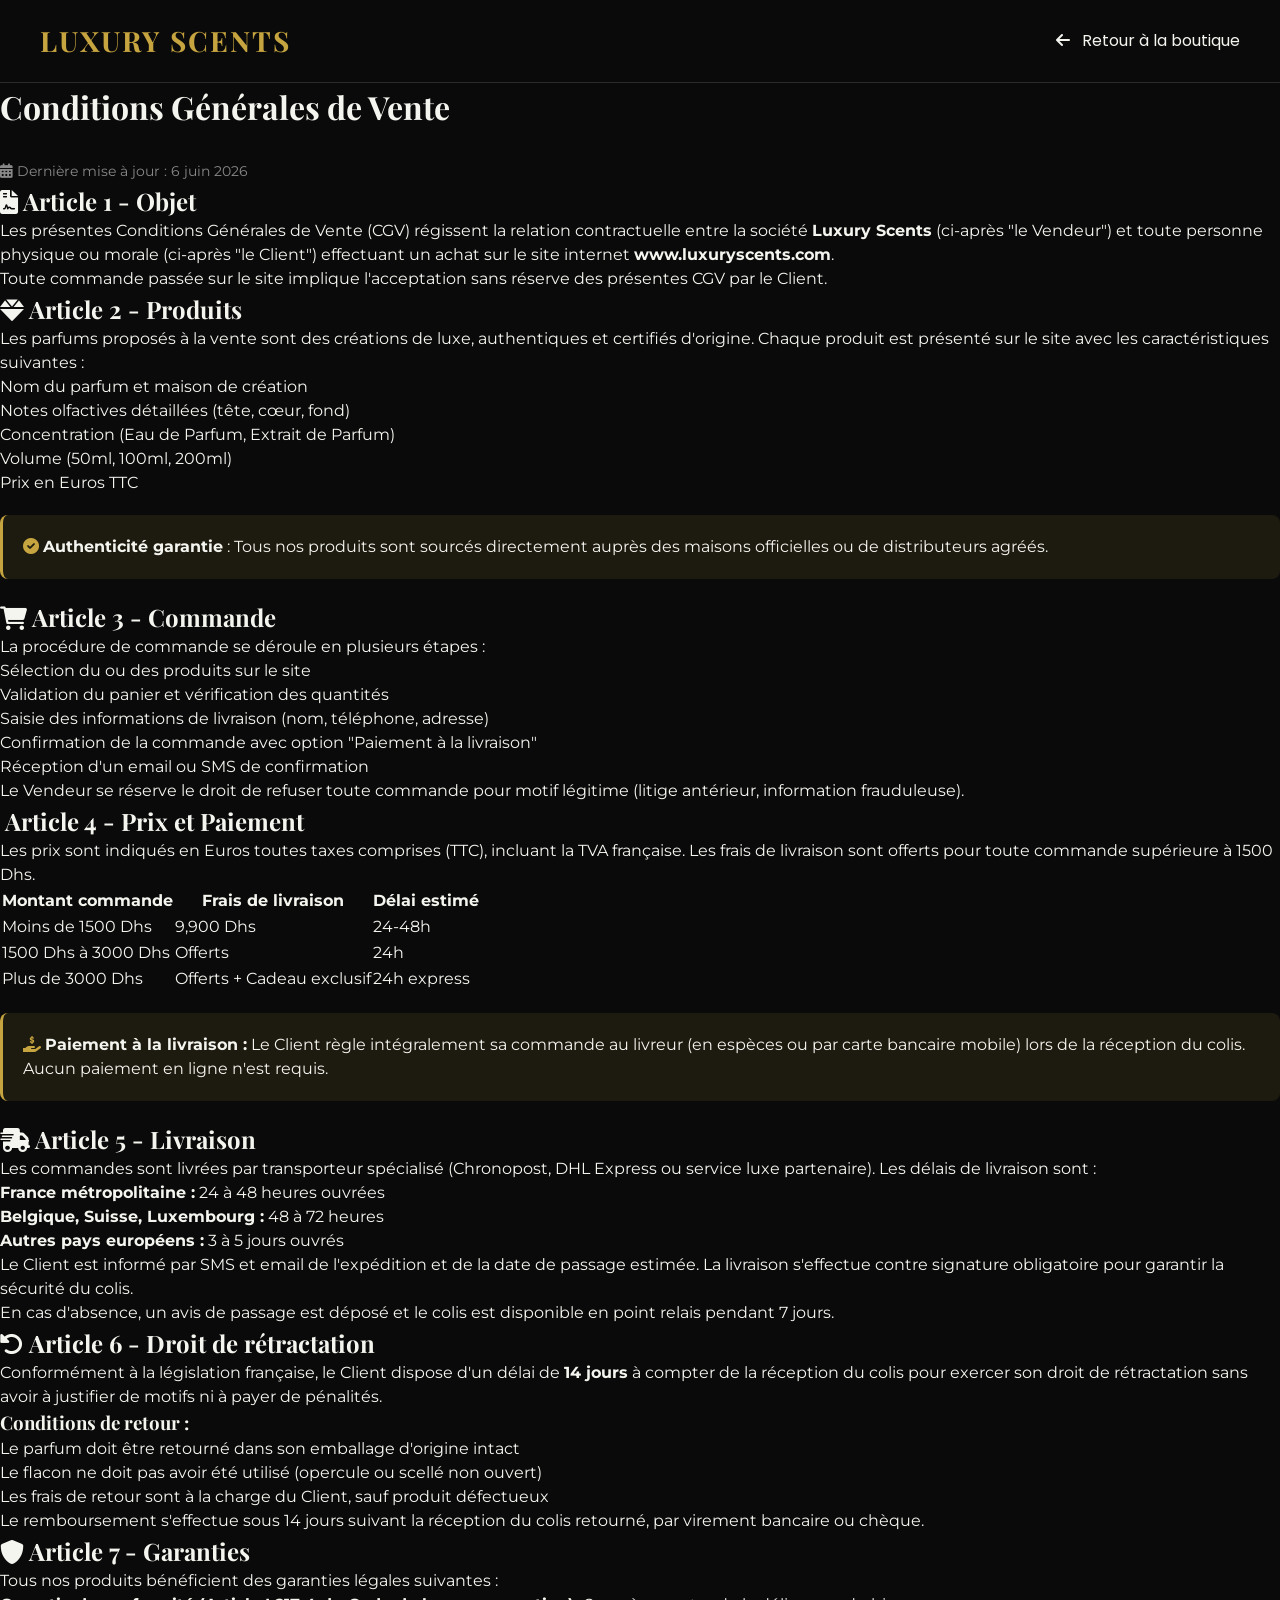
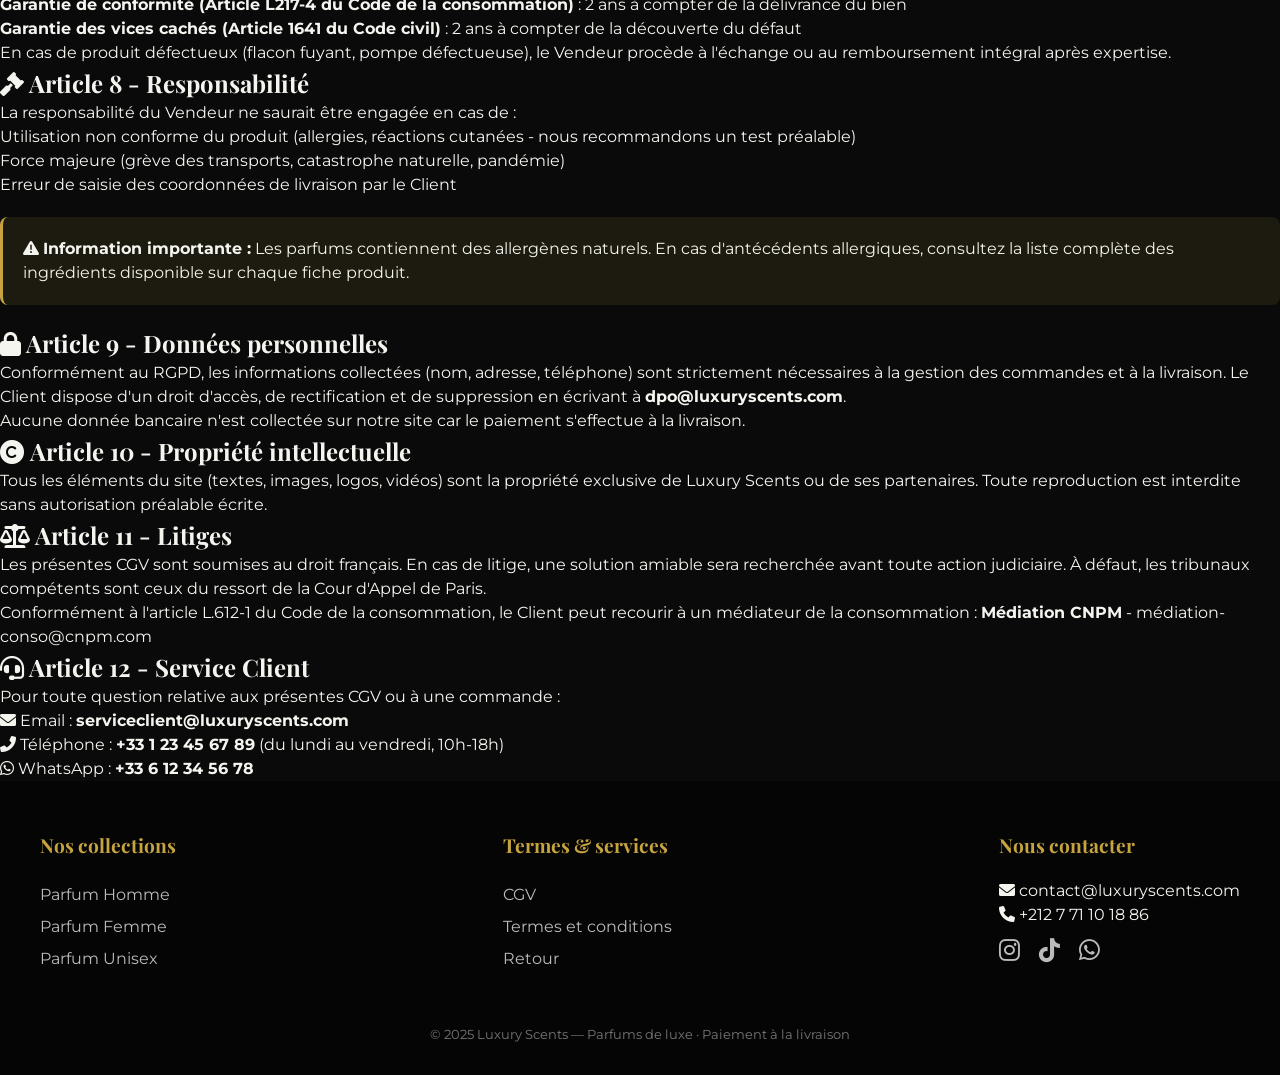
<file: cgv.html>
<!DOCTYPE html>
<html lang="fr">
<head>
    <meta charset="UTF-8">
    <meta name="viewport" content="width=device-width, initial-scale=1.0, user-scalable=yes">
    <title>Conditions Générales de Vente - Luxury Scents</title>
    <!-- Google Fonts -->
    <link href="https://fonts.googleapis.com/css2?family=Playfair+Display:wght@400;500;600;700;800;900&family=Montserrat:wght@300;400;500;600;700&family=Poppins:wght@400;500;600;700&display=swap" rel="stylesheet">
    <!-- Font Awesome -->
    <link rel="stylesheet" href="https://cdnjs.cloudflare.com/ajax/libs/font-awesome/6.0.0-beta3/css/all.min.css">
    <link rel="stylesheet" href="style.css">
</head>
<body>

<header>
    <div class="navbar">
        <a href="#" class="logo">LUXURY SCENTS</a>
        <a href="index.html" class="back-link"><i class="fas fa-arrow-left"></i> Retour à la boutique</a>
    </div>
</header>

<main class="cgv-container">
    <div class="cgv-header">
        <h1>Conditions Générales de Vente</h1>
        <div class="last-update">
            <i class="fas fa-calendar-alt"></i> Dernière mise à jour : 6 juin 2026
        </div>
    </div>

    <!-- ARTICLE 1 - OBJET -->
    <div class="cgv-section">
        <h2><i class="fas fa-file-contract"></i> Article 1 - Objet</h2>
        <p>Les présentes Conditions Générales de Vente (CGV) régissent la relation contractuelle entre la société <strong>Luxury Scents</strong> (ci-après "le Vendeur") et toute personne physique ou morale (ci-après "le Client") effectuant un achat sur le site internet <strong>www.luxuryscents.com</strong>.</p>
        <p>Toute commande passée sur le site implique l'acceptation sans réserve des présentes CGV par le Client.</p>
    </div>

    <!-- ARTICLE 2 - PRODUITS -->
    <div class="cgv-section">
        <h2><i class="fas fa-gem"></i> Article 2 - Produits</h2>
        <p>Les parfums proposés à la vente sont des créations de luxe, authentiques et certifiés d'origine. Chaque produit est présenté sur le site avec les caractéristiques suivantes :</p>
        <ul>
            <li>Nom du parfum et maison de création</li>
            <li>Notes olfactives détaillées (tête, cœur, fond)</li>
            <li>Concentration (Eau de Parfum, Extrait de Parfum)</li>
            <li>Volume (50ml, 100ml, 200ml)</li>
            <li>Prix en Euros TTC</li>
        </ul>
        <div class="highlight">
            <p><i class="fas fa-check-circle" style="color: #C6A43F;"></i> <strong>Authenticité garantie</strong> : Tous nos produits sont sourcés directement auprès des maisons officielles ou de distributeurs agréés.</p>
        </div>
    </div>

    <!-- ARTICLE 3 - COMMANDE -->
    <div class="cgv-section">
        <h2><i class="fas fa-shopping-cart"></i> Article 3 - Commande</h2>
        <p>La procédure de commande se déroule en plusieurs étapes :</p>
        <ol>
            <li>Sélection du ou des produits sur le site</li>
            <li>Validation du panier et vérification des quantités</li>
            <li>Saisie des informations de livraison (nom, téléphone, adresse)</li>
            <li>Confirmation de la commande avec option "Paiement à la livraison"</li>
            <li>Réception d'un email ou SMS de confirmation</li>
        </ol>
        <p>Le Vendeur se réserve le droit de refuser toute commande pour motif légitime (litige antérieur, information frauduleuse).</p>
    </div>

    <!-- ARTICLE 4 - PRIX ET PAIEMENT -->
    <div class="cgv-section">
        <h2><i class="fas fa-dirham-sign"></i> Article 4 - Prix et Paiement</h2>
        <p>Les prix sont indiqués en Euros toutes taxes comprises (TTC), incluant la TVA française. Les frais de livraison sont offerts pour toute commande supérieure à 1500 Dhs.</p>
        
        <table class="pricing-table">
            <thead>
                <tr><th>Montant commande</th><th>Frais de livraison</th><th>Délai estimé</th></tr>
            </thead>
            <tbody>
                <tr><td>Moins de 1500 Dhs</td><td>9,900 Dhs</td><td>24-48h</td></tr>
                <tr><td>1500 Dhs à 3000 Dhs</td><td>Offerts</td><td>24h</td></tr>
                <tr><td>Plus de 3000 Dhs</td><td>Offerts + Cadeau exclusif</td><td>24h express</td></tr>
            </tbody>
        </table>
        
        <div class="highlight">
            <p><i class="fas fa-hand-holding-usd" style="color: #C6A43F;"></i> <strong>Paiement à la livraison :</strong> Le Client règle intégralement sa commande au livreur (en espèces ou par carte bancaire mobile) lors de la réception du colis. Aucun paiement en ligne n'est requis.</p>
        </div>
    </div>

    <!-- ARTICLE 5 - LIVRAISON -->
    <div class="cgv-section">
        <h2><i class="fas fa-truck-fast"></i> Article 5 - Livraison</h2>
        <p>Les commandes sont livrées par transporteur spécialisé (Chronopost, DHL Express ou service luxe partenaire). Les délais de livraison sont :</p>
        <ul>
            <li><strong>France métropolitaine :</strong> 24 à 48 heures ouvrées</li>
            <li><strong>Belgique, Suisse, Luxembourg :</strong> 48 à 72 heures</li>
            <li><strong>Autres pays européens :</strong> 3 à 5 jours ouvrés</li>
        </ul>
        <p>Le Client est informé par SMS et email de l'expédition et de la date de passage estimée. La livraison s'effectue contre signature obligatoire pour garantir la sécurité du colis.</p>
        <p>En cas d'absence, un avis de passage est déposé et le colis est disponible en point relais pendant 7 jours.</p>
    </div>

    <!-- ARTICLE 6 - DROIT DE RÉTRACTATION -->
    <div class="cgv-section">
        <h2><i class="fas fa-undo-alt"></i> Article 6 - Droit de rétractation</h2>
        <p>Conformément à la législation française, le Client dispose d'un délai de <strong>14 jours</strong> à compter de la réception du colis pour exercer son droit de rétractation sans avoir à justifier de motifs ni à payer de pénalités.</p>
        <h3>Conditions de retour :</h3>
        <ul>
            <li>Le parfum doit être retourné dans son emballage d'origine intact</li>
            <li>Le flacon ne doit pas avoir été utilisé (opercule ou scellé non ouvert)</li>
            <li>Les frais de retour sont à la charge du Client, sauf produit défectueux</li>
        </ul>
        <p>Le remboursement s'effectue sous 14 jours suivant la réception du colis retourné, par virement bancaire ou chèque.</p>
    </div>

    <!-- ARTICLE 7 - GARANTIES -->
    <div class="cgv-section">
        <h2><i class="fas fa-shield-alt"></i> Article 7 - Garanties</h2>
        <p>Tous nos produits bénéficient des garanties légales suivantes :</p>
        <ul>
            <li><strong>Garantie de conformité (Article L217-4 du Code de la consommation)</strong> : 2 ans à compter de la délivrance du bien</li>
            <li><strong>Garantie des vices cachés (Article 1641 du Code civil)</strong> : 2 ans à compter de la découverte du défaut</li>
        </ul>
        <p>En cas de produit défectueux (flacon fuyant, pompe défectueuse), le Vendeur procède à l'échange ou au remboursement intégral après expertise.</p>
    </div>

    <!-- ARTICLE 8 - RESPONSABILITÉ -->
    <div class="cgv-section">
        <h2><i class="fas fa-gavel"></i> Article 8 - Responsabilité</h2>
        <p>La responsabilité du Vendeur ne saurait être engagée en cas de :</p>
        <ul>
            <li>Utilisation non conforme du produit (allergies, réactions cutanées - nous recommandons un test préalable)</li>
            <li>Force majeure (grève des transports, catastrophe naturelle, pandémie)</li>
            <li>Erreur de saisie des coordonnées de livraison par le Client</li>
        </ul>
        <div class="highlight">
            <p><i class="fas fa-exclamation-triangle"></i> <strong>Information importante :</strong> Les parfums contiennent des allergènes naturels. En cas d'antécédents allergiques, consultez la liste complète des ingrédients disponible sur chaque fiche produit.</p>
        </div>
    </div>

    <!-- ARTICLE 9 - DONNÉES PERSONNELLES -->
    <div class="cgv-section">
        <h2><i class="fas fa-lock"></i> Article 9 - Données personnelles</h2>
        <p>Conformément au RGPD, les informations collectées (nom, adresse, téléphone) sont strictement nécessaires à la gestion des commandes et à la livraison. Le Client dispose d'un droit d'accès, de rectification et de suppression en écrivant à <strong>dpo@luxuryscents.com</strong>.</p>
        <p>Aucune donnée bancaire n'est collectée sur notre site car le paiement s'effectue à la livraison.</p>
    </div>

    <!-- ARTICLE 10 - PROPRIÉTÉ INTELLECTUELLE -->
    <div class="cgv-section">
        <h2><i class="fas fa-copyright"></i> Article 10 - Propriété intellectuelle</h2>
        <p>Tous les éléments du site (textes, images, logos, vidéos) sont la propriété exclusive de Luxury Scents ou de ses partenaires. Toute reproduction est interdite sans autorisation préalable écrite.</p>
    </div>

    <!-- ARTICLE 11 - LITIGES -->
    <div class="cgv-section">
        <h2><i class="fas fa-balance-scale"></i> Article 11 - Litiges</h2>
        <p>Les présentes CGV sont soumises au droit français. En cas de litige, une solution amiable sera recherchée avant toute action judiciaire. À défaut, les tribunaux compétents sont ceux du ressort de la Cour d'Appel de Paris.</p>
        <p>Conformément à l'article L.612-1 du Code de la consommation, le Client peut recourir à un médiateur de la consommation : <strong>Médiation CNPM</strong> - médiation-conso@cnpm.com</p>
    </div>

    <!-- ARTICLE 12 - CONTACT -->
    <div class="cgv-section">
        <h2><i class="fas fa-headset"></i> Article 12 - Service Client</h2>
        <p>Pour toute question relative aux présentes CGV ou à une commande :</p>
        <ul>
            <li><i class="fas fa-envelope"></i> Email : <strong>serviceclient@luxuryscents.com</strong></li>
            <li><i class="fas fa-phone-alt"></i> Téléphone : <strong>+33 1 23 45 67 89</strong> (du lundi au vendredi, 10h-18h)</li>
            <li><i class="fab fa-whatsapp"></i> WhatsApp : <strong>+33 6 12 34 56 78</strong></li>
        </ul>
    </div>
</main>

<!-- FOOTER -->
<footer>
    <div class="footer-content">
        <div class="footer-col">
            <h4>Nos collections</h4>
            <ul>
                <li>Parfum Homme</li>
                <li>Parfum Femme</li>
                <li>Parfum Unisex</li>
            </ul>
        </div>
        <div class="footer-col">
            <h4>Termes & services</h4>
            <ul>
                <li><a href="./cgv.html">CGV</a></li>
                <li><a href="termes.html">Termes et conditions</a></li>
                <li><a href="retour.html">Retour</a></li>
            </ul>
        </div>
        <div class="footer-col">
            <h4>Nous contacter</h4>
            <p><i class="fas fa-envelope"></i> contact@luxuryscents.com</p>
            <p><i class="fas fa-phone"></i> +212 7 71 10 18 86</p>
            <div class="social-icons">
                <a href="#"><i class="fab fa-instagram"></i></a>
                <a href="#"><i class="fab fa-tiktok"></i></a>
                <a href="https://wa.me/212771101886" target="_blank" rel="noopener noreferrer"><i class="fab fa-whatsapp"></i></a>
            </div>
        </div>
    </div>
    <div class="copyright">© 2025 Luxury Scents — Parfums de luxe · Paiement à la livraison</div>
</footer>

<a href="#" class="back-to-top" id="backToTop">
    <i class="fas fa-chevron-up"></i>
</a>

<script>
    // Back to top button
    const backToTop = document.getElementById('backToTop');
    
    window.addEventListener('scroll', () => {
        if (window.scrollY > 300) {
            backToTop.classList.add('show');
        } else {
            backToTop.classList.remove('show');
        }
    });
    
    backToTop.addEventListener('click', (e) => {
        e.preventDefault();
        window.scrollTo({ top: 0, behavior: 'smooth' });
    });
</script>

</body>
</html>
</file>
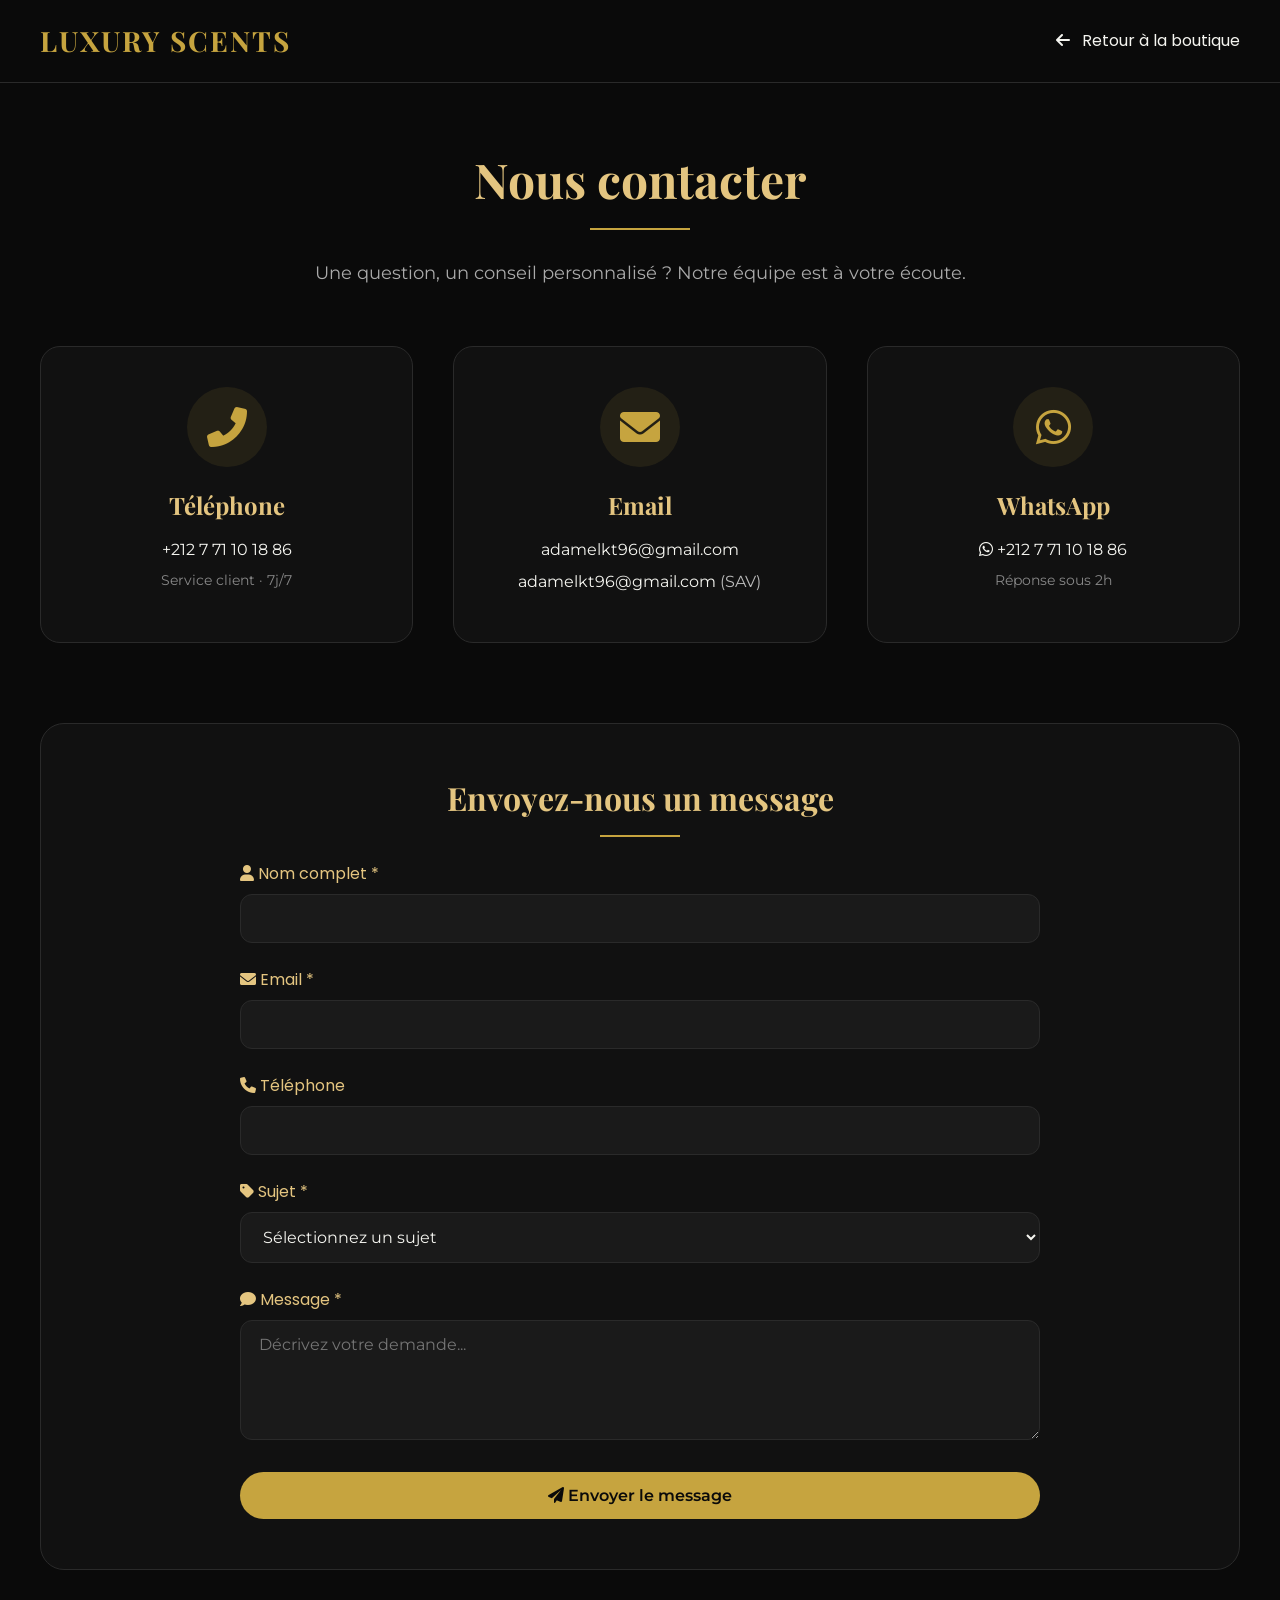
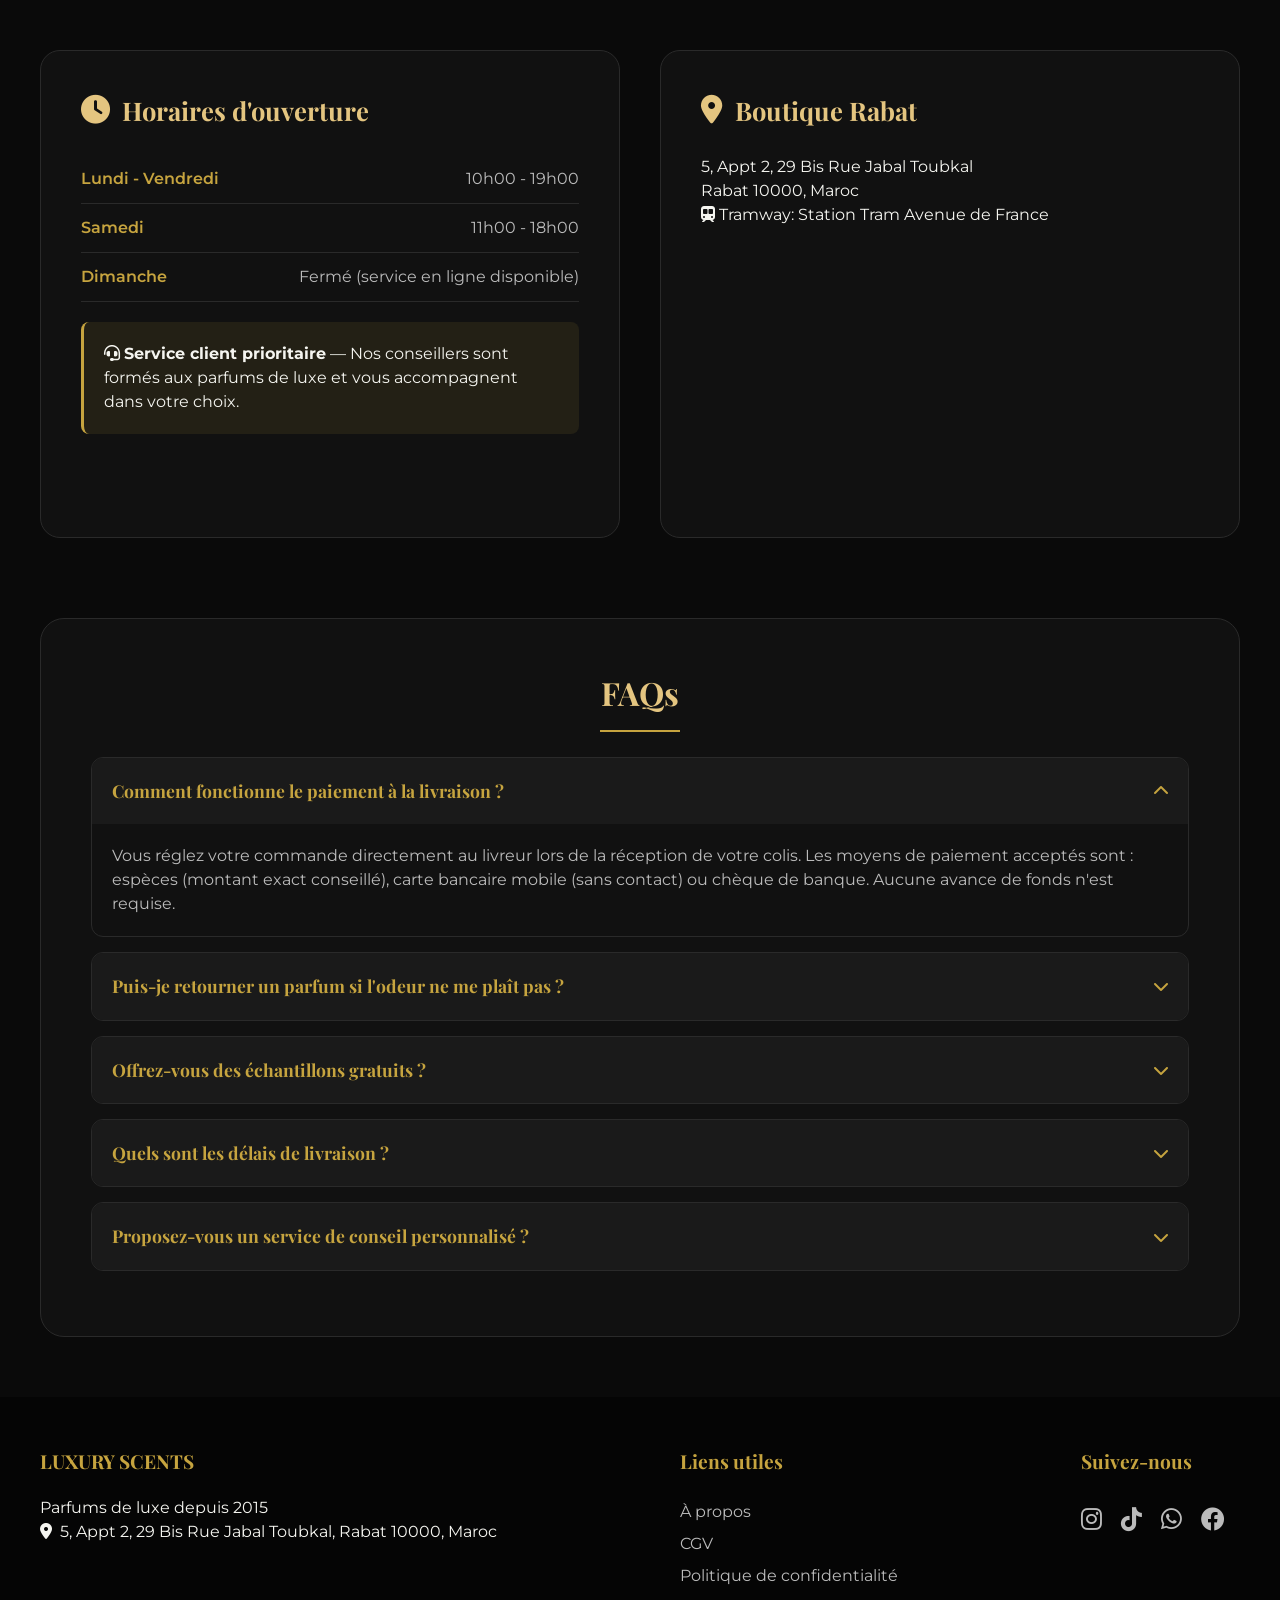
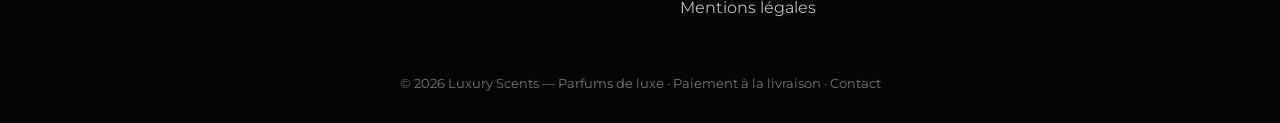
<file: contact.html>
<!DOCTYPE html>
<html lang="fr">
<head>
    <meta charset="UTF-8">
    <meta name="viewport" content="width=device-width, initial-scale=1.0, user-scalable=yes">
    <title>Contact - Luxury Scents | Parfums de luxe</title>
    <!-- Google Fonts -->
    <link href="https://fonts.googleapis.com/css2?family=Playfair+Display:wght@400;500;600;700;800;900&family=Montserrat:wght@300;400;500;600;700&family=Poppins:wght@400;500;600;700&display=swap" rel="stylesheet">
    <!-- Font Awesome -->
    <link rel="stylesheet" href="https://cdnjs.cloudflare.com/ajax/libs/font-awesome/6.0.0-beta3/css/all.min.css">
    <!-- Swiper JS (pour la galerie éventuelle) -->
    <link rel="stylesheet" href="https://cdn.jsdelivr.net/npm/swiper@11/swiper-bundle.min.css" />
    <link rel="stylesheet" href="style.css">
</head>
<body>

<header>
    <div class="navbar">
        <a href="parfum.html" class="logo">LUXURY SCENTS</a>
        <a href="parfum.html" class="back-link"><i class="fas fa-arrow-left"></i> Retour à la boutique</a>
    </div>
</header>

<main class="contact-container">
    <div class="contact-header">
        <h1>Nous contacter</h1>
        <p>Une question, un conseil personnalisé ? Notre équipe est à votre écoute.</p>
    </div>

    <!-- CARTES DE CONTACT -->
    <div class="contact-grid">
        <div class="contact-card">
            <div class="contact-icon">
                <i class="fas fa-phone-alt"></i>
            </div>
            <h3>Téléphone</h3>
            <p><a href="tel:+33123456789">+212 7 71 10 18 86</a></p>
            <p style="font-size: 0.85rem; color: #888;">Service client · 7j/7</p>
        </div>

        <div class="contact-card">
            <div class="contact-icon">
                <i class="fas fa-envelope"></i>
            </div>
            <h3>Email</h3>
            <p><a href="mailto:contact@luxuryscents.com">adamelkt96@gmail.com</a></p>
            <p><a href="mailto:sav@luxuryscents.com">adamelkt96@gmail.com</a> (SAV)</p>
        </div>

        <div class="contact-card">
            <div class="contact-icon">
                <i class="fab fa-whatsapp"></i>
            </div>
            <h3>WhatsApp</h3>
<p>
    <a href="https://wa.me/212771101886" target="_blank" rel="noopener noreferrer">
        <i class="fab fa-whatsapp"></i> +212 7 71 10 18 86
    </a>
</p>            <p style="font-size: 0.85rem; color: #888;">Réponse sous 2h</p>
        </div>
    </div>

    <!-- FORMULAIRE DE CONTACT -->
    <div class="form-section">
        <h2>Envoyez-nous un message</h2>
        <form
    action="https://formsubmit.co/adamelkt96@gmail.com"
    method="POST"
    class="contact-form"
>

    <!-- Disable captcha (optional) -->
    <input type="hidden" name="_captcha" value="false">

    <!-- Redirect after successful submission -->
    <input type="hidden" name="_next" value="https://yourwebsite.com/thank-you.html">

    <div class="form-group">
        <label for="name"><i class="fas fa-user"></i> Nom complet *</label>
        <input type="text" id="name" name="Nom" required>
    </div>

    <div class="form-group">
        <label for="email"><i class="fas fa-envelope"></i> Email *</label>
        <input type="email" id="email" name="Email" required>
    </div>

    <div class="form-group">
        <label for="phone"><i class="fas fa-phone"></i> Téléphone</label>
        <input type="tel" id="phone" name="Téléphone">
    </div>

    <div class="form-group">
        <label for="subject"><i class="fas fa-tag"></i> Sujet *</label>
        <select id="subject" name="Sujet" required>
            <option value="">Sélectionnez un sujet</option>
            <option value="commande">Question sur une commande</option>
            <option value="produit">Conseil personnalisé</option>
            <option value="livraison">Livraison et paiement</option>
            <option value="retour">Retour et échange</option>
            <option value="partenariat">Partenariat ou presse</option>
            <option value="autre">Autre demande</option>
        </select>
    </div>

    <div class="form-group">
        <label for="message"><i class="fas fa-comment"></i> Message *</label>
        <textarea
            id="message"
            name="Message"
            required
            placeholder="Décrivez votre demande..."
        ></textarea>
    </div>

    <button type="submit" class="btn-submit">
        <i class="fas fa-paper-plane"></i> Envoyer le message
    </button>

</form>
    </div>

    <!-- INFOS COMPLÉMENTAIRES -->
    <div class="info-section">
        <div class="info-box">
            <h3><i class="fas fa-clock"></i> Horaires d'ouverture</h3>
            <div class="schedule-item">
                <span class="schedule-day">Lundi - Vendredi</span>
                <span class="schedule-hours">10h00 - 19h00</span>
            </div>
            <div class="schedule-item">
                <span class="schedule-day">Samedi</span>
                <span class="schedule-hours">11h00 - 18h00</span>
            </div>
            <div class="schedule-item">
                <span class="schedule-day">Dimanche</span>
                <span class="schedule-hours">Fermé (service en ligne disponible)</span>
            </div>
            <div class="highlight">
                <p><i class="fas fa-headset"></i> <strong>Service client prioritaire</strong> — Nos conseillers sont formés aux parfums de luxe et vous accompagnent dans votre choix.</p>
            </div>
        </div>

        <div class="info-box">
            <h3><i class="fas fa-map-marker-alt"></i> Boutique Rabat</h3>
            <p>5,  Appt 2, 29 Bis Rue Jabal Toubkal</p>
            <p>Rabat 10000, Maroc</p>
            <p><i class="fas fa-subway"></i> Tramway: Station Tram Avenue de France</p>
            <div class="map-container">
                <iframe src="https://www.google.com/maps/embed?pb=!1m18!1m12!1m3!1d3307.8508107086122!2d-6.853825251521239!3d33.9963656042308!2m3!1f0!2f0!3f0!3m2!1i1024!2i768!4f13.1!3m3!1m2!1s0xda76ddd24ef609b%3A0x3499fdc62dab648c!2sTUCOSO%20ACADEMY!5e0!3m2!1sfr!2sfr!4v1780842567559!5m2!1sfr!2sfr" width="600" height="450" style="border:0;" allowfullscreen="" loading="lazy" referrerpolicy="no-referrer-when-downgrade"></iframe>
            </div>
        </div>
    </div>

    <!-- FAQ SECTION -->
    <div class="faq-section">
        <h2>FAQs</h2>
        
        <div class="faq-item active">
            <div class="faq-question">
                <h4>Comment fonctionne le paiement à la livraison ?</h4>
                <i class="fas fa-chevron-down"></i>
            </div>
            <div class="faq-answer">
                <p>Vous réglez votre commande directement au livreur lors de la réception de votre colis. Les moyens de paiement acceptés sont : espèces (montant exact conseillé), carte bancaire mobile (sans contact) ou chèque de banque. Aucune avance de fonds n'est requise.</p>
            </div>
        </div>

        <div class="faq-item">
            <div class="faq-question">
                <h4>Puis-je retourner un parfum si l'odeur ne me plaît pas ?</h4>
                <i class="fas fa-chevron-down"></i>
            </div>
            <div class="faq-answer">
                <p>Oui, vous bénéficiez d'un délai de rétractation de 14 jours à compter de la réception. Le parfum doit être retourné dans son emballage d'origine, non utilisé (opercule intact). Les frais de retour sont à votre charge sauf produit défectueux.</p>
            </div>
        </div>

        <div class="faq-item">
            <div class="faq-question">
                <h4>Offrez-vous des échantillons gratuits ?</h4>
                <i class="fas fa-chevron-down"></i>
            </div>
            <div class="faq-answer">
                <p>Oui, pour toute commande supérieure à 150€, nous offrons deux échantillons au choix. Vous pouvez également acheter des coffrets découverte à partir de 29€ pour tester nos créations avant d'acheter le flacon complet.</p>
            </div>
        </div>

        <div class="faq-item">
            <div class="faq-question">
                <h4>Quels sont les délais de livraison ?</h4>
                <i class="fas fa-chevron-down"></i>
            </div>
            <div class="faq-answer">
                <p>Livraison express : 24h à 48h en France métropolitaine, 48h à 72h pour la Belgique, la Suisse et le Luxembourg. Vous êtes informé par SMS et email du créneau horaire de passage.</p>
            </div>
        </div>

        <div class="faq-item">
            <div class="faq-question">
                <h4>Proposez-vous un service de conseil personnalisé ?</h4>
                <i class="fas fa-chevron-down"></i>
            </div>
            <div class="faq-answer">
                <p>Absolument ! Nos "nez experts" sont à votre disposition par téléphone ou WhatsApp. Remplissez simplement le formulaire avec la mention "Conseil personnalisé" et nous vous rappellerons dans l'heure.</p>
            </div>
        </div>
    </div>
</main>

<footer>
    <div class="footer-content">
        <div class="footer-col">
            <h4>LUXURY SCENTS</h4>
            <p>Parfums de luxe depuis 2015</p>
            <p><i class="fas fa-map-marker-alt"></i>&nbsp;&nbsp;5, Appt 2, 29 Bis Rue Jabal Toubkal, Rabat 10000, Maroc</p>
        </div>
        <div class="footer-col">
            <h4>Liens utiles</h4>
            <ul>
                <li><a href="#">À propos</a></li>
                <li><a href="cgv.html">CGV</a></li>
                <li><a href="#">Politique de confidentialité</a></li>
                <li><a href="#">Mentions légales</a></li>
            </ul>
        </div>
        <div class="footer-col">
            <h4>Suivez-nous</h4>
            <div class="social-icons">
                <a href="#"><i class="fab fa-instagram"></i></a>
                <a href="#"><i class="fab fa-tiktok"></i></a>
                <a href="https://wa.me/212771101886" target="_blank"><i class="fab fa-whatsapp"></i></a>
                <a href="https://www.facebook.com/parfumeurwalid.ma/" target="_blank"><i class="fab fa-facebook"></i></a>
            </div>
        </div>
    </div>
    <div class="copyright">© 2026 Luxury Scents — Parfums de luxe · Paiement à la livraison · Contact</div>
</footer>

<a href="#" class="back-to-top" id="backToTop">
    <i class="fas fa-chevron-up"></i>
</a>

<script>
    // Back to top button
    const backToTop = document.getElementById('backToTop');
    
    window.addEventListener('scroll', () => {
        if (window.scrollY > 300) {
            backToTop.classList.add('show');
        } else {
            backToTop.classList.remove('show');
        }
    });
    
    backToTop.addEventListener('click', (e) => {
        e.preventDefault();
        window.scrollTo({ top: 0, behavior: 'smooth' });
    });

    // FAQ Accordion
    const faqItems = document.querySelectorAll('.faq-item');
    faqItems.forEach(item => {
        const question = item.querySelector('.faq-question');
        question.addEventListener('click', () => {
            item.classList.toggle('active');
        });
    });

    // Formulaire de contact (simulation)
    const contactForm = document.getElementById('contactForm');
    contactForm.addEventListener('submit', (e) => {
        e.preventDefault();
        const name = document.getElementById('name').value;
        alert(`✨ Merci ${name} ! Votre message a bien été envoyé. Notre équipe vous répondra sous 24h (ouvertures incluses).`);
        contactForm.reset();
    });
</script>

</body>
</html>
</file>
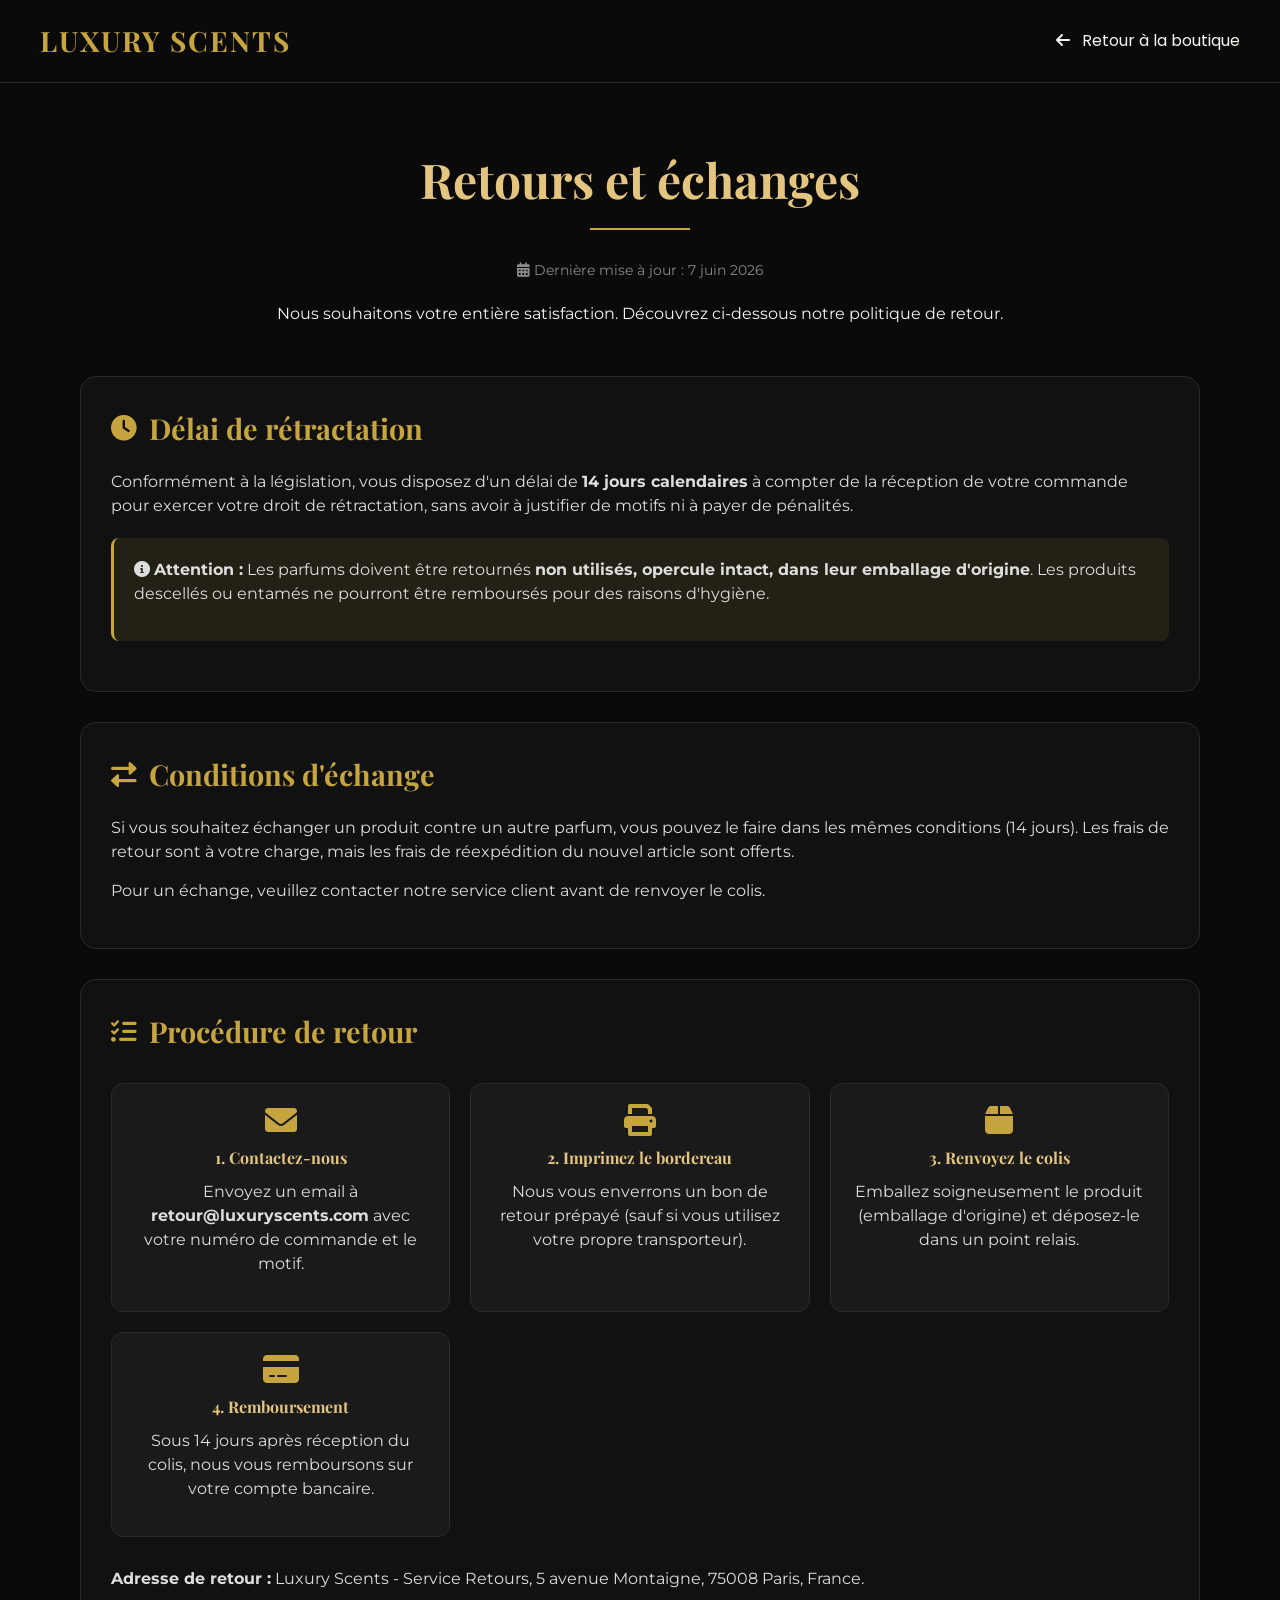
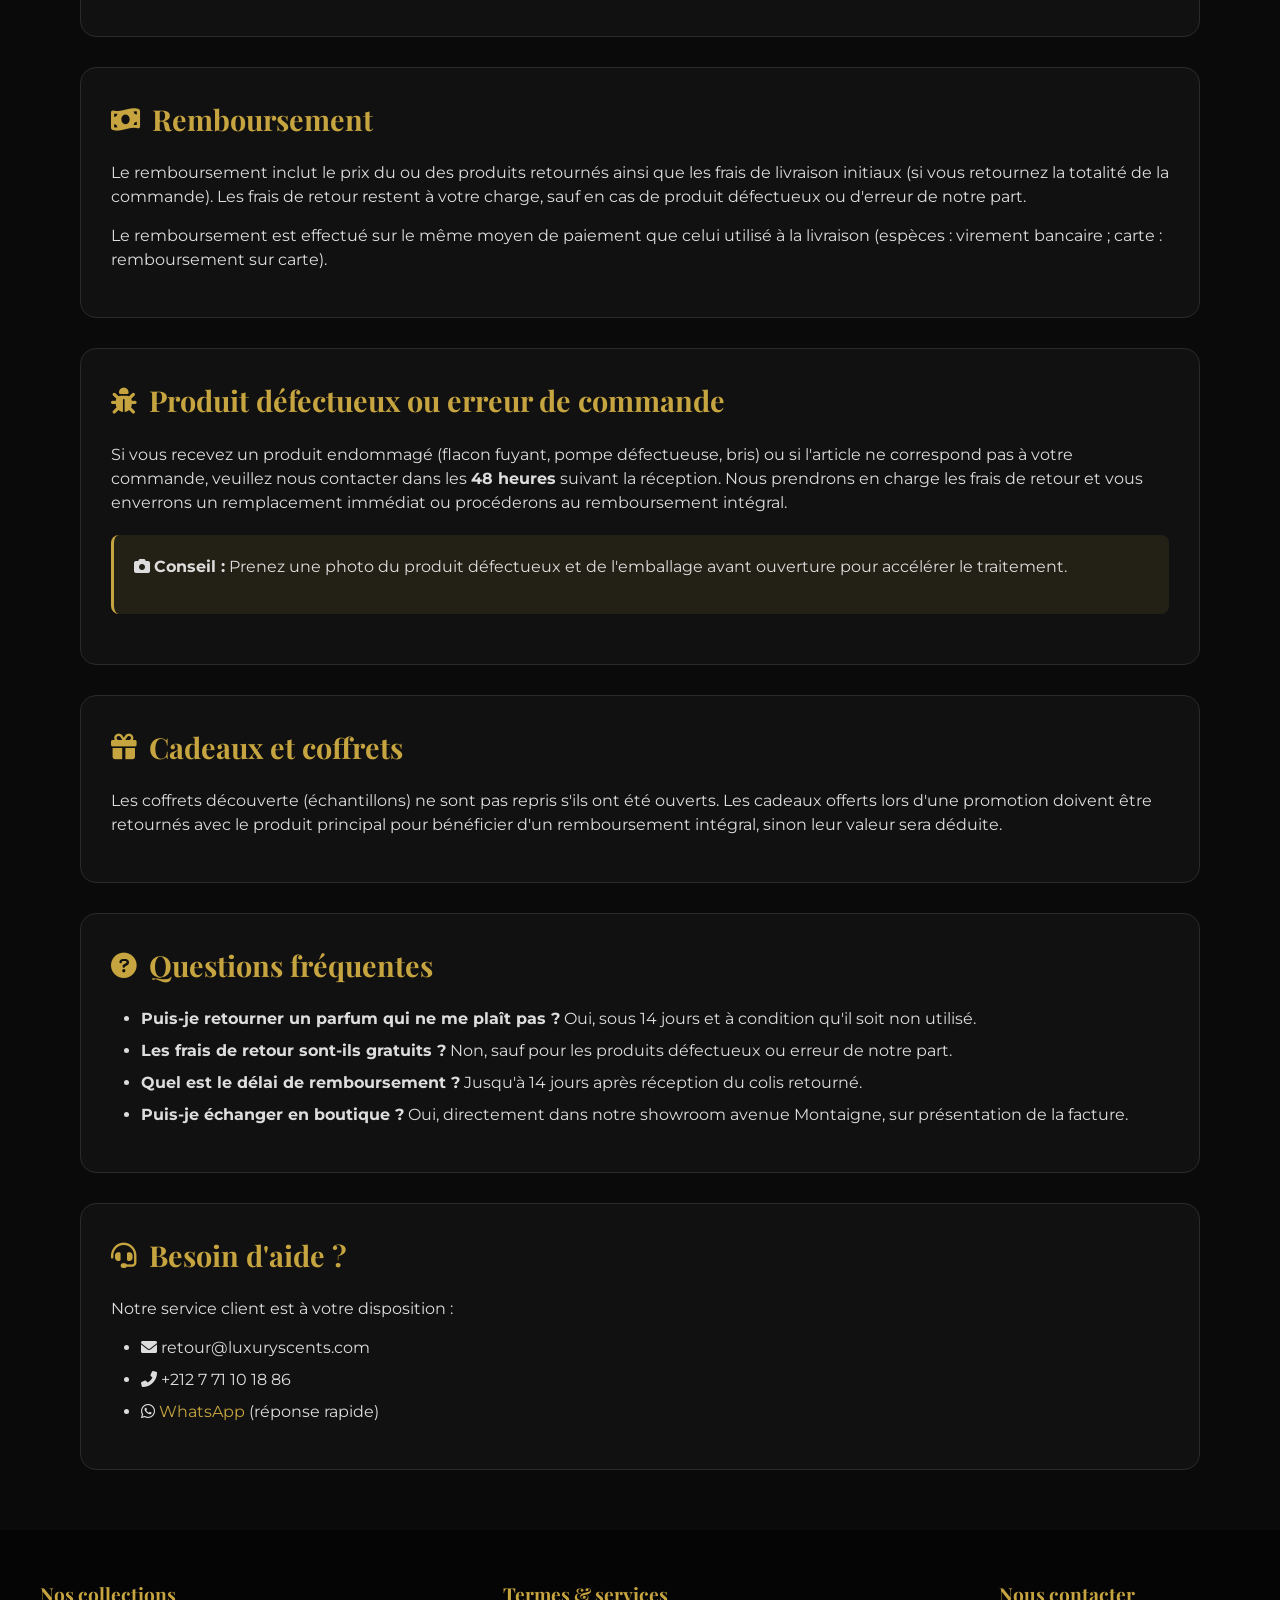
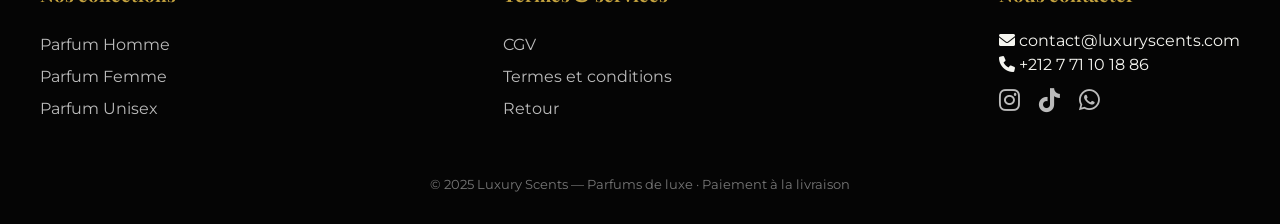
<file: retour.html>
<!DOCTYPE html>
<html lang="fr">
<head>
    <meta charset="UTF-8">
    <meta name="viewport" content="width=device-width, initial-scale=1.0, user-scalable=yes">
    <title>Retours et échanges - Luxury Scents</title>
    <!-- Google Fonts -->
    <link href="https://fonts.googleapis.com/css2?family=Playfair+Display:wght@400;500;600;700;800;900&family=Montserrat:wght@300;400;500;600;700&family=Poppins:wght@400;500;600;700&display=swap" rel="stylesheet">
    <!-- Font Awesome -->
    <link rel="stylesheet" href="https://cdnjs.cloudflare.com/ajax/libs/font-awesome/6.0.0-beta3/css/all.min.css">
    <link rel="stylesheet" href="style.css">

</head>
<body>

<header>
    <div class="navbar">
        <a href="index.html" class="logo">LUXURY SCENTS</a>
        <a href="index.html" class="back-link"><i class="fas fa-arrow-left"></i> Retour à la boutique</a>
    </div>
</header>

<main class="retour-container">
    <div class="retour-header">
        <h1>Retours et échanges</h1>
        <div class="last-update">
            <i class="fas fa-calendar-alt"></i> Dernière mise à jour : 7 juin 2026
        </div>
        <p style="margin-top: 20px;">Nous souhaitons votre entière satisfaction. Découvrez ci-dessous notre politique de retour.</p>
    </div>

    <div class="retour-section">
        <h2><i class="fas fa-clock"></i> Délai de rétractation</h2>
        <p>Conformément à la législation, vous disposez d'un délai de <strong>14 jours calendaires</strong> à compter de la réception de votre commande pour exercer votre droit de rétractation, sans avoir à justifier de motifs ni à payer de pénalités.</p>
        <div class="highlight">
            <p><i class="fas fa-info-circle"></i> <strong>Attention :</strong> Les parfums doivent être retournés <strong>non utilisés, opercule intact, dans leur emballage d'origine</strong>. Les produits descellés ou entamés ne pourront être remboursés pour des raisons d'hygiène.</p>
        </div>
    </div>

    <div class="retour-section">
        <h2><i class="fas fa-exchange-alt"></i> Conditions d'échange</h2>
        <p>Si vous souhaitez échanger un produit contre un autre parfum, vous pouvez le faire dans les mêmes conditions (14 jours). Les frais de retour sont à votre charge, mais les frais de réexpédition du nouvel article sont offerts.</p>
        <p>Pour un échange, veuillez contacter notre service client avant de renvoyer le colis.</p>
    </div>

    <div class="retour-section">
        <h2><i class="fas fa-tasks"></i> Procédure de retour</h2>
        <div class="steps-grid">
            <div class="step-card">
                <i class="fas fa-envelope"></i>
                <h4>1. Contactez-nous</h4>
                <p>Envoyez un email à <strong>retour@luxuryscents.com</strong> avec votre numéro de commande et le motif.</p>
            </div>
            <div class="step-card">
                <i class="fas fa-print"></i>
                <h4>2. Imprimez le bordereau</h4>
                <p>Nous vous enverrons un bon de retour prépayé (sauf si vous utilisez votre propre transporteur).</p>
            </div>
            <div class="step-card">
                <i class="fas fa-box"></i>
                <h4>3. Renvoyez le colis</h4>
                <p>Emballez soigneusement le produit (emballage d'origine) et déposez-le dans un point relais.</p>
            </div>
            <div class="step-card">
                <i class="fas fa-credit-card"></i>
                <h4>4. Remboursement</h4>
                <p>Sous 14 jours après réception du colis, nous vous remboursons sur votre compte bancaire.</p>
            </div>
        </div>
        <p><strong>Adresse de retour :</strong> Luxury Scents - Service Retours, 5 avenue Montaigne, 75008 Paris, France.</p>
    </div>

    <div class="retour-section">
        <h2><i class="fas fa-money-bill-wave"></i> Remboursement</h2>
        <p>Le remboursement inclut le prix du ou des produits retournés ainsi que les frais de livraison initiaux (si vous retournez la totalité de la commande). Les frais de retour restent à votre charge, sauf en cas de produit défectueux ou d'erreur de notre part.</p>
        <p>Le remboursement est effectué sur le même moyen de paiement que celui utilisé à la livraison (espèces : virement bancaire ; carte : remboursement sur carte).</p>
    </div>

    <div class="retour-section">
        <h2><i class="fas fa-bug"></i> Produit défectueux ou erreur de commande</h2>
        <p>Si vous recevez un produit endommagé (flacon fuyant, pompe défectueuse, bris) ou si l'article ne correspond pas à votre commande, veuillez nous contacter dans les <strong>48 heures</strong> suivant la réception. Nous prendrons en charge les frais de retour et vous enverrons un remplacement immédiat ou procéderons au remboursement intégral.</p>
        <div class="highlight">
            <p><i class="fas fa-camera"></i> <strong>Conseil :</strong> Prenez une photo du produit défectueux et de l'emballage avant ouverture pour accélérer le traitement.</p>
        </div>
    </div>

    <div class="retour-section">
        <h2><i class="fas fa-gift"></i> Cadeaux et coffrets</h2>
        <p>Les coffrets découverte (échantillons) ne sont pas repris s'ils ont été ouverts. Les cadeaux offerts lors d'une promotion doivent être retournés avec le produit principal pour bénéficier d'un remboursement intégral, sinon leur valeur sera déduite.</p>
    </div>

    <div class="retour-section">
        <h2><i class="fas fa-question-circle"></i> Questions fréquentes</h2>
        <ul>
            <li><strong>Puis-je retourner un parfum qui ne me plaît pas ?</strong> Oui, sous 14 jours et à condition qu'il soit non utilisé.</li>
            <li><strong>Les frais de retour sont-ils gratuits ?</strong> Non, sauf pour les produits défectueux ou erreur de notre part.</li>
            <li><strong>Quel est le délai de remboursement ?</strong> Jusqu'à 14 jours après réception du colis retourné.</li>
            <li><strong>Puis-je échanger en boutique ?</strong> Oui, directement dans notre showroom avenue Montaigne, sur présentation de la facture.</li>
        </ul>
    </div>

    <div class="retour-section">
        <h2><i class="fas fa-headset"></i> Besoin d'aide ?</h2>
        <p>Notre service client est à votre disposition :</p>
        <ul>
            <li><i class="fas fa-envelope"></i> retour@luxuryscents.com</li>
            <li><i class="fas fa-phone-alt"></i> +212 7 71 10 18 86</li>
            <li><i class="fab fa-whatsapp"></i> <a href="https://wa.me/212771101886" target="_blank" style="color:#C6A43F;">WhatsApp</a> (réponse rapide)</li>
        </ul>
    </div>
</main>

<!-- FOOTER -->
<footer>
    <div class="footer-content">
        <div class="footer-col">
            <h4>Nos collections</h4>
            <ul>
                <li>Parfum Homme</li>
                <li>Parfum Femme</li>
                <li>Parfum Unisex</li>
            </ul>
        </div>
        <div class="footer-col">
            <h4>Termes & services</h4>
            <ul>
                <li><a href="./cgv.html">CGV</a></li>
                <li><a href="termes.html">Termes et conditions</a></li>
                <li><a href="retour.html">Retour</a></li>
            </ul>
        </div>
        <div class="footer-col">
            <h4>Nous contacter</h4>
            <p><i class="fas fa-envelope"></i> contact@luxuryscents.com</p>
            <p><i class="fas fa-phone"></i> +212 7 71 10 18 86</p>
            <div class="social-icons">
                <a href="#"><i class="fab fa-instagram"></i></a>
                <a href="#"><i class="fab fa-tiktok"></i></a>
                <a href="https://wa.me/212771101886" target="_blank" rel="noopener noreferrer"><i class="fab fa-whatsapp"></i></a>
            </div>
        </div>
    </div>
    <div class="copyright">© 2025 Luxury Scents — Parfums de luxe · Paiement à la livraison</div>
</footer>

<a href="#" class="back-to-top" id="backToTop">
    <i class="fas fa-chevron-up"></i>
</a>

<script>
    const backToTop = document.getElementById('backToTop');
    window.addEventListener('scroll', () => {
        if (window.scrollY > 300) {
            backToTop.classList.add('show');
        } else {
            backToTop.classList.remove('show');
        }
    });
    backToTop.addEventListener('click', (e) => {
        e.preventDefault();
        window.scrollTo({ top: 0, behavior: 'smooth' });
    });
</script>
</body>
</html>
</file>
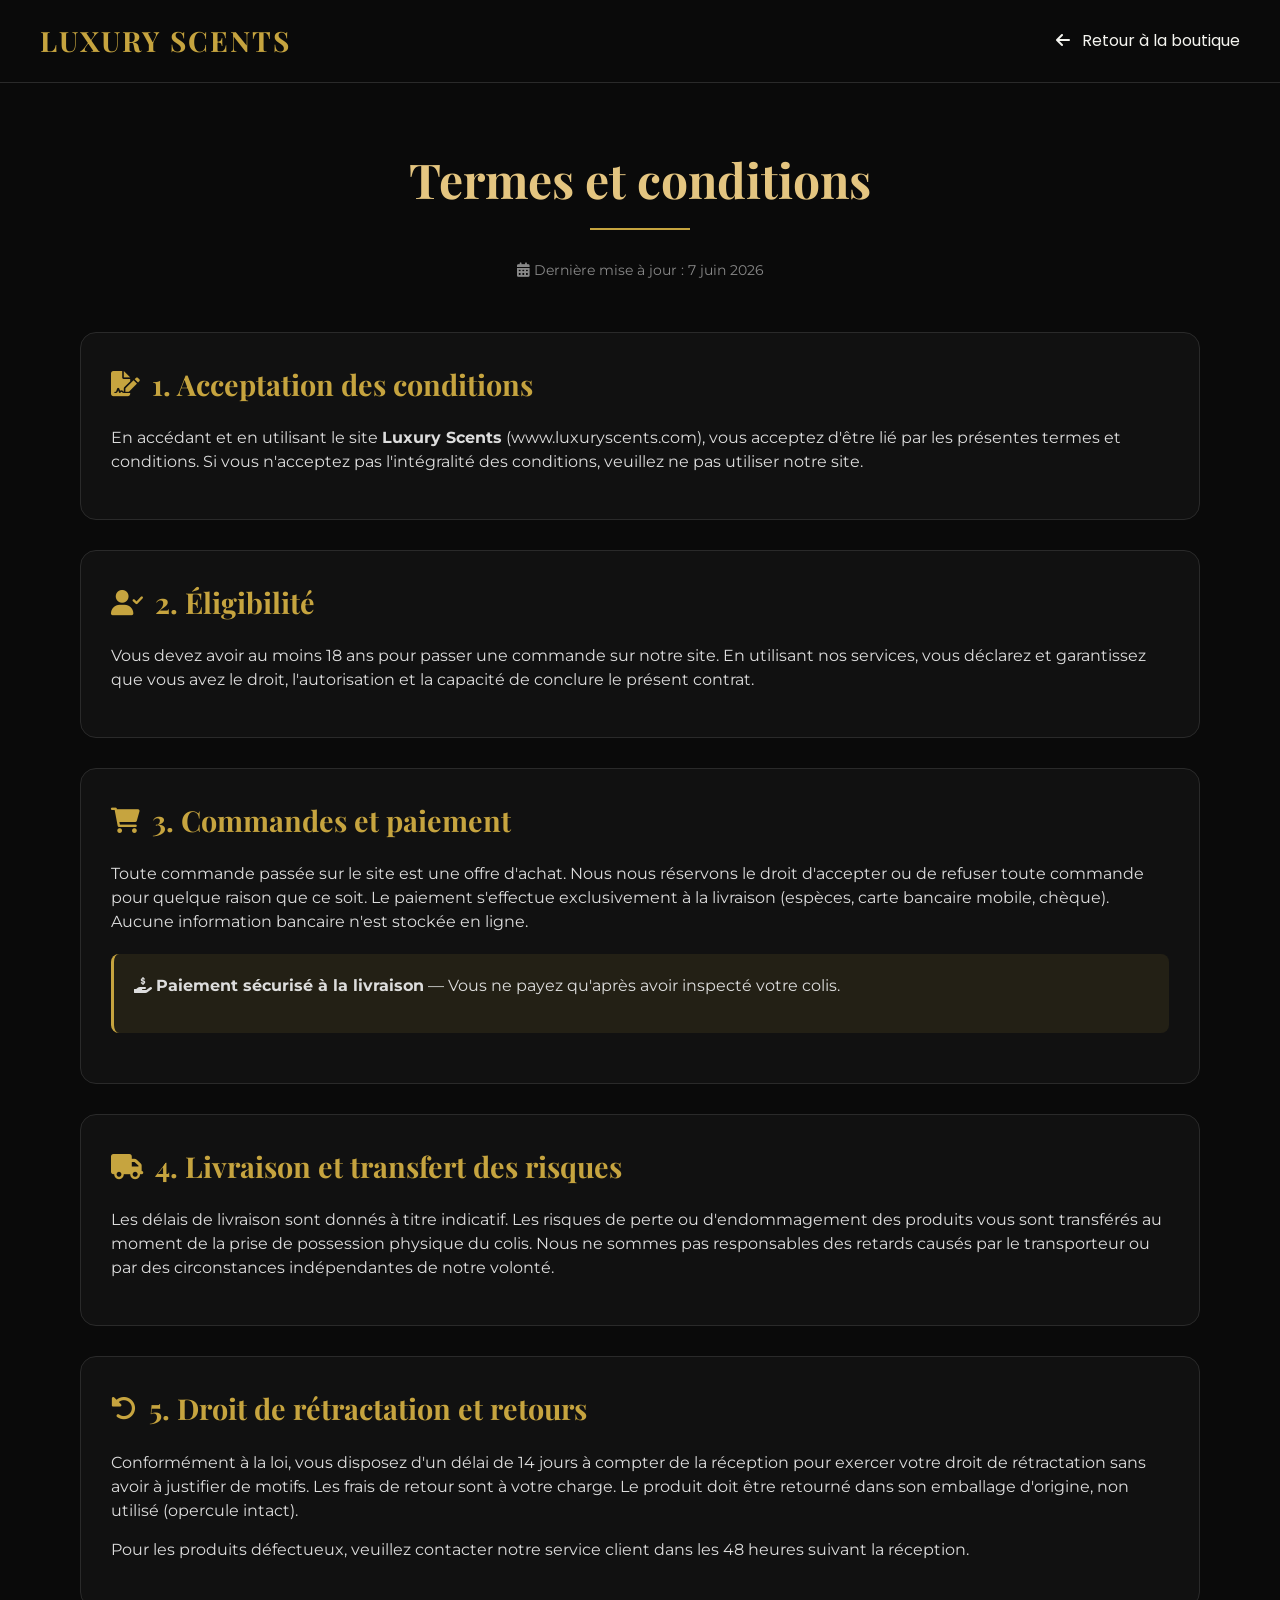
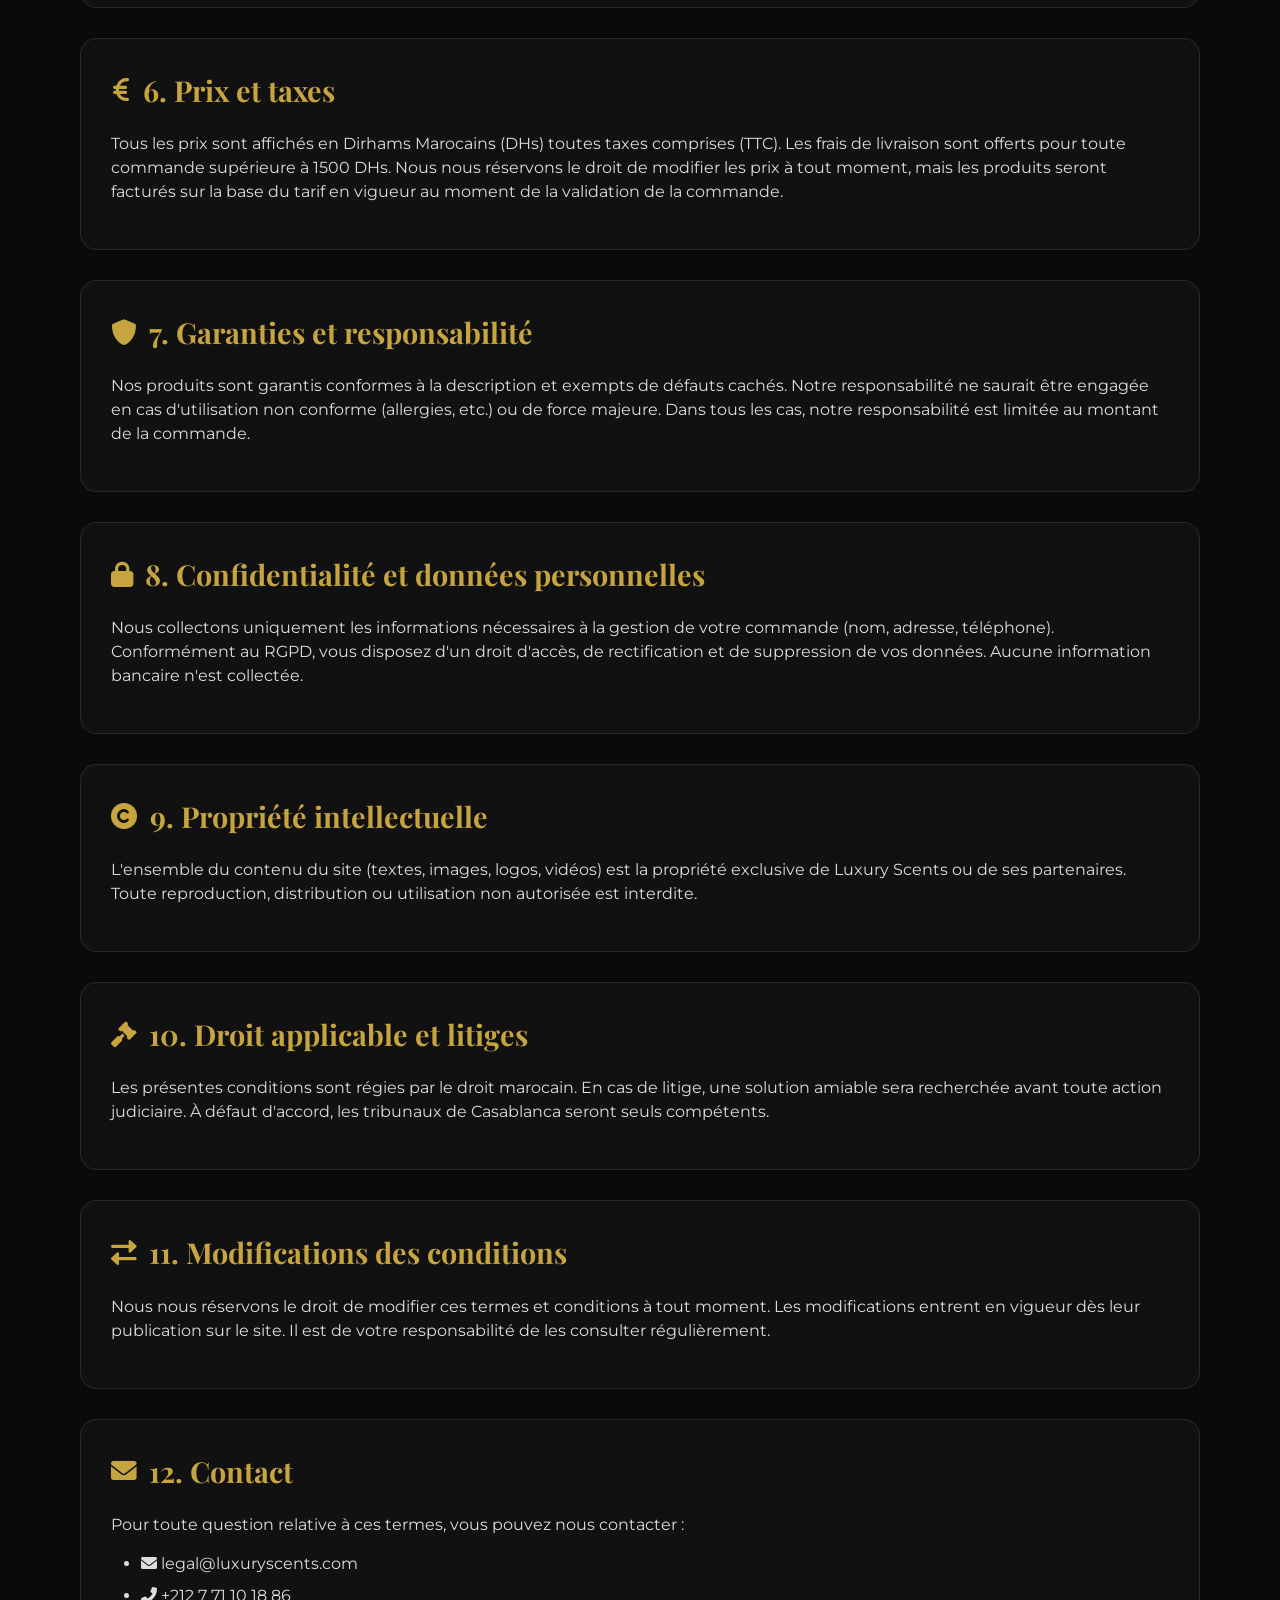
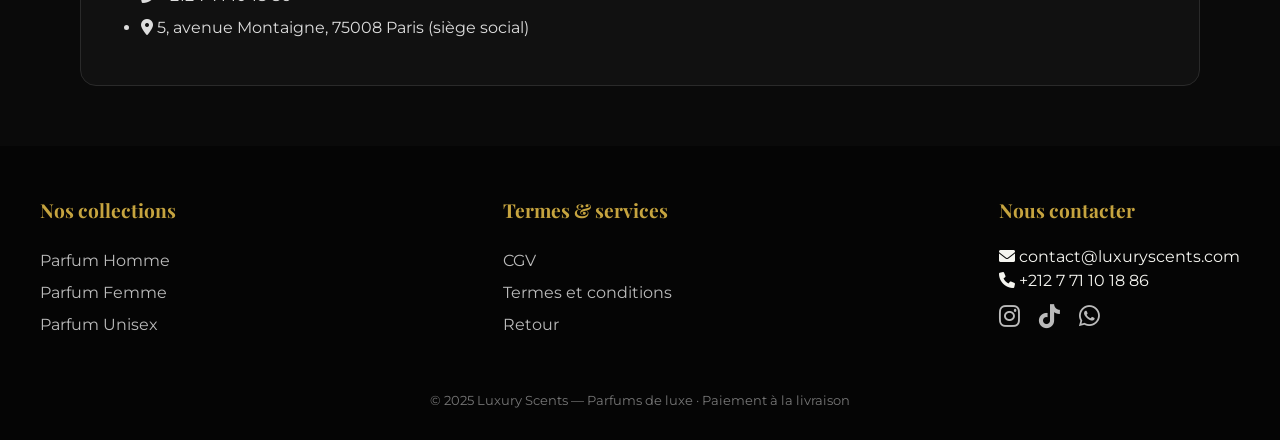
<file: termes.html>
<!DOCTYPE html>
<html lang="fr">
<head>
    <meta charset="UTF-8">
    <meta name="viewport" content="width=device-width, initial-scale=1.0, user-scalable=yes">
    <title>Termes et conditions - Luxury Scents</title>
    <!-- Google Fonts -->
    <link href="https://fonts.googleapis.com/css2?family=Playfair+Display:wght@400;500;600;700;800;900&family=Montserrat:wght@300;400;500;600;700&family=Poppins:wght@400;500;600;700&display=swap" rel="stylesheet">
    <!-- Font Awesome -->
    <link rel="stylesheet" href="https://cdnjs.cloudflare.com/ajax/libs/font-awesome/6.0.0-beta3/css/all.min.css">
    <link rel="stylesheet" href="style.css">
</head>
<body>

<header>
    <div class="navbar">
        <a href="parfum.html" class="logo">LUXURY SCENTS</a>
        <a href="parfum.html" class="back-link"><i class="fas fa-arrow-left"></i> Retour à la boutique</a>
    </div>
</header>

<main class="terms-container">
    <div class="terms-header">
        <h1>Termes et conditions</h1>
        <div class="last-update">
            <i class="fas fa-calendar-alt"></i> Dernière mise à jour : 7 juin 2026
        </div>
    </div>

    <div class="terms-section">
        <h2><i class="fas fa-file-signature"></i> 1. Acceptation des conditions</h2>
        <p>En accédant et en utilisant le site <strong>Luxury Scents</strong> (www.luxuryscents.com), vous acceptez d'être lié par les présentes termes et conditions. Si vous n'acceptez pas l'intégralité des conditions, veuillez ne pas utiliser notre site.</p>
    </div>

    <div class="terms-section">
        <h2><i class="fas fa-user-check"></i> 2. Éligibilité</h2>
        <p>Vous devez avoir au moins 18 ans pour passer une commande sur notre site. En utilisant nos services, vous déclarez et garantissez que vous avez le droit, l'autorisation et la capacité de conclure le présent contrat.</p>
    </div>

    <div class="terms-section">
        <h2><i class="fas fa-shopping-cart"></i> 3. Commandes et paiement</h2>
        <p>Toute commande passée sur le site est une offre d'achat. Nous nous réservons le droit d'accepter ou de refuser toute commande pour quelque raison que ce soit. Le paiement s'effectue exclusivement à la livraison (espèces, carte bancaire mobile, chèque). Aucune information bancaire n'est stockée en ligne.</p>
        <div class="highlight">
            <p><i class="fas fa-hand-holding-usd"></i> <strong>Paiement sécurisé à la livraison</strong> — Vous ne payez qu'après avoir inspecté votre colis.</p>
        </div>
    </div>

    <div class="terms-section">
        <h2><i class="fas fa-truck"></i> 4. Livraison et transfert des risques</h2>
        <p>Les délais de livraison sont donnés à titre indicatif. Les risques de perte ou d'endommagement des produits vous sont transférés au moment de la prise de possession physique du colis. Nous ne sommes pas responsables des retards causés par le transporteur ou par des circonstances indépendantes de notre volonté.</p>
    </div>

    <div class="terms-section">
        <h2><i class="fas fa-undo-alt"></i> 5. Droit de rétractation et retours</h2>
        <p>Conformément à la loi, vous disposez d'un délai de 14 jours à compter de la réception pour exercer votre droit de rétractation sans avoir à justifier de motifs. Les frais de retour sont à votre charge. Le produit doit être retourné dans son emballage d'origine, non utilisé (opercule intact).</p>
        <p>Pour les produits défectueux, veuillez contacter notre service client dans les 48 heures suivant la réception.</p>
    </div>

    <div class="terms-section">
        <h2><i class="fas fa-euro-sign"></i> 6. Prix et taxes</h2>
        <p>Tous les prix sont affichés en Dirhams Marocains (DHs) toutes taxes comprises (TTC). Les frais de livraison sont offerts pour toute commande supérieure à 1500 DHs. Nous nous réservons le droit de modifier les prix à tout moment, mais les produits seront facturés sur la base du tarif en vigueur au moment de la validation de la commande.</p>
    </div>

    <div class="terms-section">
        <h2><i class="fas fa-shield-alt"></i> 7. Garanties et responsabilité</h2>
        <p>Nos produits sont garantis conformes à la description et exempts de défauts cachés. Notre responsabilité ne saurait être engagée en cas d'utilisation non conforme (allergies, etc.) ou de force majeure. Dans tous les cas, notre responsabilité est limitée au montant de la commande.</p>
    </div>

    <div class="terms-section">
        <h2><i class="fas fa-lock"></i> 8. Confidentialité et données personnelles</h2>
        <p>Nous collectons uniquement les informations nécessaires à la gestion de votre commande (nom, adresse, téléphone). Conformément au RGPD, vous disposez d'un droit d'accès, de rectification et de suppression de vos données. Aucune information bancaire n'est collectée.</p>
    </div>

    <div class="terms-section">
        <h2><i class="fas fa-copyright"></i> 9. Propriété intellectuelle</h2>
        <p>L'ensemble du contenu du site (textes, images, logos, vidéos) est la propriété exclusive de Luxury Scents ou de ses partenaires. Toute reproduction, distribution ou utilisation non autorisée est interdite.</p>
    </div>

    <div class="terms-section">
        <h2><i class="fas fa-gavel"></i> 10. Droit applicable et litiges</h2>
        <p>Les présentes conditions sont régies par le droit marocain. En cas de litige, une solution amiable sera recherchée avant toute action judiciaire. À défaut d'accord, les tribunaux de Casablanca seront seuls compétents.</p>
    </div>

    <div class="terms-section">
        <h2><i class="fas fa-exchange-alt"></i> 11. Modifications des conditions</h2>
        <p>Nous nous réservons le droit de modifier ces termes et conditions à tout moment. Les modifications entrent en vigueur dès leur publication sur le site. Il est de votre responsabilité de les consulter régulièrement.</p>
    </div>

    <div class="terms-section">
        <h2><i class="fas fa-envelope"></i> 12. Contact</h2>
        <p>Pour toute question relative à ces termes, vous pouvez nous contacter :</p>
        <ul>
            <li><i class="fas fa-envelope"></i> legal@luxuryscents.com</li>
            <li><i class="fas fa-phone-alt"></i> +212 7 71 10 18 86</li>
            <li><i class="fas fa-map-marker-alt"></i> 5, avenue Montaigne, 75008 Paris (siège social)</li>
        </ul>
    </div>
</main>

<!-- FOOTER -->
<footer>
    <div class="footer-content">
        <div class="footer-col">
            <h4>Nos collections</h4>
            <ul>
                <li>Parfum Homme</li>
                <li>Parfum Femme</li>
                <li>Parfum Unisex</li>
            </ul>
        </div>
        <div class="footer-col">
            <h4>Termes & services</h4>
            <ul>
                <li><a href="./cgv.html">CGV</a></li>
                <li><a href="termes.html">Termes et conditions</a></li>
                <li><a href="retour.html">Retour</a></li>
            </ul>
        </div>
        <div class="footer-col">
            <h4>Nous contacter</h4>
            <p><i class="fas fa-envelope"></i> contact@luxuryscents.com</p>
            <p><i class="fas fa-phone"></i> +212 7 71 10 18 86</p>
            <div class="social-icons">
                <a href="#"><i class="fab fa-instagram"></i></a>
                <a href="#"><i class="fab fa-tiktok"></i></a>
                <a href="https://wa.me/212771101886" target="_blank" rel="noopener noreferrer"><i class="fab fa-whatsapp"></i></a>
            </div>
        </div>
    </div>
    <div class="copyright">© 2025 Luxury Scents — Parfums de luxe · Paiement à la livraison</div>
</footer>

<a href="#" class="back-to-top" id="backToTop">
    <i class="fas fa-chevron-up"></i>
</a>

<script>
    const backToTop = document.getElementById('backToTop');
    window.addEventListener('scroll', () => {
        if (window.scrollY > 300) {
            backToTop.classList.add('show');
        } else {
            backToTop.classList.remove('show');
        }
    });
    backToTop.addEventListener('click', (e) => {
        e.preventDefault();
        window.scrollTo({ top: 0, behavior: 'smooth' });
    });
</script>
</body>
</html>
</file>
<file: style.css>
/* ========== RESET & BASE ========== */
* {
    margin: 0;
    padding: 0;
    box-sizing: border-box;
}

body {
    background-color: #0A0A0A;
    color: #F5F5F0;
    font-family: 'Montserrat', sans-serif;
    line-height: 1.5;
}

h1, h2, h3, h4, .logo, .nav-links a, .brand-slider-title {
    font-family: 'Playfair Display', serif;
}

a {
    text-decoration: none;
}

button, .btn-detail, .btn-submit {
    background: none;
    border: none;
    font-family: inherit;
}

/* ========== CONTAINER ========== */
.container {
    max-width: 1400px;
    width: 100%;
    margin: 0 auto;
    padding: 0 40px;
    text-align: center;
}

/* ========== HEADER & NAVIGATION ========== */
header {
    background: #0A0A0A;
    padding: 20px 40px;
    border-bottom: 1px solid #2A2A2A;
    position: sticky;
    top: 0;
    z-index: 100;
}

.navbar {
    display: flex;
    justify-content: space-between;
    align-items: center;
    flex-wrap: wrap;
    max-width: 1400px;
    margin: 0 auto;
}

.logo, .logo-home {
    font-size: 28px;
    font-weight: 700;
    letter-spacing: 2px;
    color: #C6A43F;
    text-decoration: none;
}

.logo:hover, .logo-home:hover {
    color: #E4C580;
}

.nav-links {
    display: flex;
    gap: 32px;
    list-style: none;
}

.nav-links li {
    position: relative;
}

.nav-links a {
    text-decoration: none;
    color: #F5F5F0;
    font-family: 'Poppins', sans-serif;
    font-weight: 500;
    transition: 0.3s;
}

.nav-links a:hover, .dropdown:hover .dropbtn {
    color: #C6A43F;
}

/* ========== DROPDOWN MENU (fix) ========== */
.dropdown {
    position: relative;
    display: inline-block;
}

.dropdown-content {
    display: none;
    position: absolute;
    background-color: #111;
    top: 100%;
    left: 0;
    min-width: 180px;
    box-shadow: 0 8px 16px rgba(0,0,0,0.5);
    z-index: 100;
    border-radius: 4px;
    padding-top: 10px;
}

.dropdown-content::before {
    content: '';
    position: absolute;
    top: -10px;
    left: 0;
    width: 100%;
    height: 10px;
    background: transparent;
}

.dropdown-content a {
    color: #F5F5F0;
    padding: 12px 16px;
    display: block;
    font-family: 'Montserrat', sans-serif;
    white-space: nowrap;
}

.dropdown-content a:hover {
    background: #1A1A1A;
    color: #C6A43F;
}

.dropdown:hover .dropdown-content,
.dropdown-content:hover {
    display: block;
}

/* ========== BACK LINK (pages secondaires) ========== */
.back-link {
    color: #F5F5F0;
    text-decoration: none;
    font-family: 'Poppins', sans-serif;
    transition: 0.3s;
}

.back-link:hover {
    color: #C6A43F;
}

.back-link i {
    margin-right: 8px;
}

/* ========== HERO SECTION ========== */
.hero {
    background-image: url('https://images.unsplash.com/photo-1718466044521-d38654f3ba0a?q=80&w=1073&auto=format&fit=crop');
    background-size: cover;
    background-position: center 30%;
    height: 85vh;
    display: flex;
    align-items: center;
    justify-content: center;
    text-align: center;
    position: relative;
}

.hero::before {
    content: '';
    position: absolute;
    top: 0;
    left: 0;
    width: 100%;
    height: 100%;
    background: rgba(0,0,0,0.45);
}

.hero-content {
    position: relative;
    z-index: 2;
    width: 100%;
    max-width: 1200px;
    margin: 0 auto;
    text-align: center;
}

.hero h1 {
    font-size: 4.2rem;
    letter-spacing: 3px;
    font-weight: 800;
    text-shadow: 2px 2px 15px rgba(0,0,0,0.7);
}

.hero p {
    font-size: 1.3rem;
    margin-top: 20px;
    letter-spacing: 1px;
}

/* ========== SECTION TITRES ========== */
.section-title {
    text-align: center;
    font-size: 2.5rem;
    margin-bottom: 50px;
    color: #E4C580;
    letter-spacing: 1px;
    display: inline-block;
    position: relative;
}

.section-title:after {
    content: '';
    position: absolute;
    bottom: -15px;
    left: 50%;
    transform: translateX(-50%);
    width: 80px;
    height: 2px;
    background: #C6A43F;
}

/* ========== SLIDER MARQUES ========== */
.brands-slider-wrapper {
    width: 100%;
    background: #111111;
    padding: 50px 0;
    border-top: 1px solid #2A2A2A;
    border-bottom: 1px solid #2A2A2A;
}

.brand-slider {
    width: 100%;
    max-width: 1400px;
    margin: 0 auto;
    overflow: hidden;
}

.brand-slider .swiper-slide {
    text-align: center;
    font-size: 28px;
    font-weight: 600;
    color: #C6A43F;
    font-family: 'Playfair Display', serif;
    opacity: 0.7;
    transition: 0.2s;
}

.brand-slider .swiper-slide-active {
    opacity: 1;
    transform: scale(1.05);
}

/* ========== SECTIONS PRODUITS (NOUVEAUTÉS & PROMOS) ========== */
.nouveautes-section,
.promos-section {
    background: #0A0A0A;
    padding: 70px 0;
}

.nouveautes-grid,
.promos-grid {
    display: grid;
    grid-template-columns: repeat(auto-fit, 320px);
    justify-content: center;
    gap: 40px;
    margin: 60px auto;
    max-width: 1400px;
}

/* ========== CARTE PRODUIT ========== */
.product-card {
    background: #1A1A1A;
    border-radius: 12px;
    overflow: hidden;
    transition: transform 0.4s ease, box-shadow 0.4s, border-color 0.3s;
    text-align: center;
    padding-bottom: 20px;
    width: 100%;
    max-width: 350px;
    margin: 0 auto;
    border: 1px solid #2A2A2A;
    cursor: pointer;
}

.product-card:hover {
    transform: translateY(-8px);
    box-shadow: 0 20px 30px rgba(0, 0, 0, 0.5);
    border-color: #C6A43F;
}

.product-card:hover img {
    transform: scale(1.05);
}

.product-card img {
    width: 100%;
    height: 300px;
    object-fit: cover;
    transition: transform 0.5s ease;
}

.product-card h3 {
    font-size: 1.4rem;
    margin: 18px 0 8px;
    color: #E4C580;
}

.product-card .description {
    font-size: 0.9rem;
    padding: 0 15px;
    color: #ccc;
}

.price {
    font-size: 1.4rem;
    font-weight: bold;
    margin: 12px 0;
    color: #F5F5F0;
}

.btn-detail {
    background: transparent;
    border: 1px solid #C6A43F;
    color: #C6A43F;
    padding: 8px 25px;
    border-radius: 30px;
    font-weight: 600;
    cursor: pointer;
    transition: 0.3s;
    margin-top: 8px;
    display: inline-block;
}

.btn-detail:hover {
    background: #C6A43F;
    color: #0A0A0A;
}

/* ========== TÉMOIGNAGES ========== */
.testimonials-section {
    background: #111;
    padding: 70px 20px;
    text-align: center;
}

.testimonial-slider {
    max-width: 1200px;
    margin: 0 auto;
    overflow: hidden;
    padding: 20px;
}

.testimonial-slider .swiper-slide {
    background: #1E1E1E;
    padding: 40px 30px;
    border-radius: 20px;
    text-align: center;
    box-shadow: 0 4px 12px rgba(0,0,0,0.4);
}

.testimonial-text {
    font-style: italic;
    font-size: 1rem;
    margin: 20px 0;
    color: #ddd;
}

.testimonial-name {
    font-weight: 700;
    color: #E4C580;
}

.stars {
    color: #E4C580;
    margin: 10px 0;
}

/* ========== BANNIÈRE LIVRAISON ========== */
.delivery-banner {
    background: #1E1E1E;
    display: flex;
    justify-content: center;
    gap: 50px;
    flex-wrap: wrap;
    padding: 40px 20px;
    border-top: 1px solid #2A2A2A;
    border-bottom: 1px solid #2A2A2A;
    text-align: center;
}

.delivery-item {
    text-align: center;
    font-family: 'Poppins', sans-serif;
}

.delivery-item i {
    font-size: 2rem;
    color: #C6A43F;
    margin-bottom: 10px;
}

.delivery-item h4 {
    font-size: 1.4rem;
    letter-spacing: 1px;
}

/* ========== PAGE CONTACT (ajouts) ========== */
.contact-container {
    max-width: 1400px;
    margin: 60px auto;
    padding: 0 40px;
}

.contact-header {
    text-align: center;
    margin-bottom: 60px;
}

.contact-header h1 {
    font-size: 3rem;
    color: #E4C580;
    margin-bottom: 15px;
    position: relative;
    display: inline-block;
}

.contact-header h1:after {
    content: '';
    position: absolute;
    bottom: -15px;
    left: 50%;
    transform: translateX(-50%);
    width: 100px;
    height: 2px;
    background: #C6A43F;
}

.contact-header p {
    margin-top: 30px;
    color: #aaa;
    font-size: 1.1rem;
}

/* cartes contact */
.contact-grid {
    display: grid;
    grid-template-columns: repeat(auto-fit, minmax(300px, 1fr));
    gap: 40px;
    margin-bottom: 80px;
}

.contact-card {
    background: #111111;
    border-radius: 20px;
    padding: 40px 30px;
    text-align: center;
    border: 1px solid #2A2A2A;
    transition: 0.3s;
}

.contact-card:hover {
    transform: translateY(-8px);
    border-color: #C6A43F;
    box-shadow: 0 20px 30px rgba(0,0,0,0.5);
}

.contact-icon {
    width: 80px;
    height: 80px;
    background: rgba(198, 164, 63, 0.1);
    border-radius: 50%;
    display: flex;
    align-items: center;
    justify-content: center;
    margin: 0 auto 20px;
}

.contact-icon i {
    font-size: 2.5rem;
    color: #C6A43F;
}

.contact-card h3 {
    font-size: 1.5rem;
    color: #E4C580;
    margin-bottom: 15px;
}

.contact-card p {
    color: #bbb;
    margin-bottom: 8px;
}

.contact-card a {
    color: #F5F5F0;
    transition: 0.3s;
}

.contact-card a:hover {
    color: #C6A43F;
}

/* formulaire */
.form-section {
    background: #111111;
    border-radius: 24px;
    padding: 50px;
    border: 1px solid #2A2A2A;
    margin-bottom: 80px;
}

.form-section h2 {
    text-align: center;
    color: #E4C580;
    font-size: 2rem;
    margin-bottom: 40px;
    position: relative;
    display: inline-block;
    width: 100%;
}

.form-section h2:after {
    content: '';
    position: absolute;
    bottom: -15px;
    left: 50%;
    transform: translateX(-50%);
    width: 80px;
    height: 2px;
    background: #C6A43F;
}

.contact-form {
    max-width: 800px;
    margin: 0 auto;
}

.form-group {
    margin-bottom: 25px;
    text-align: left;
}

.form-group label {
    display: block;
    margin-bottom: 8px;
    font-family: 'Poppins', sans-serif;
    color: #E4C580;
}

.form-group input,
.form-group select,
.form-group textarea {
    width: 100%;
    padding: 14px 18px;
    background: #1A1A1A;
    border: 1px solid #2A2A2A;
    border-radius: 12px;
    color: #F5F5F0;
    font-family: 'Montserrat', sans-serif;
    font-size: 1rem;
    transition: 0.3s;
}

.form-group input:focus,
.form-group select:focus,
.form-group textarea:focus {
    outline: none;
    border-color: #C6A43F;
    box-shadow: 0 0 0 3px rgba(198, 164, 63, 0.2);
}

.form-group textarea {
    resize: vertical;
    min-height: 120px;
}

.btn-submit {
    background: #C6A43F;
    color: #0A0A0A;
    padding: 14px 40px;
    border-radius: 40px;
    font-weight: 600;
    font-size: 1rem;
    cursor: pointer;
    transition: 0.3s;
    width: 100%;
    text-align: center;
}

.btn-submit:hover {
    background: #E4C580;
    transform: translateY(-2px);
    box-shadow: 0 5px 15px rgba(198, 164, 63, 0.3);
}

/* infos boutique */
.info-section {
    display: grid;
    grid-template-columns: repeat(auto-fit, minmax(300px, 1fr));
    gap: 40px;
    margin-bottom: 80px;
}

.info-box {
    background: #111111;
    border-radius: 20px;
    padding: 40px;
    border: 1px solid #2A2A2A;
}

.info-box h3 {
    color: #E4C580;
    font-size: 1.6rem;
    margin-bottom: 25px;
    display: flex;
    align-items: center;
    gap: 12px;
}

.info-box h3 i {
    font-size: 1.8rem;
}

.schedule-item {
    display: flex;
    justify-content: space-between;
    padding: 12px 0;
    border-bottom: 1px solid #2A2A2A;
}

.schedule-day {
    font-weight: 600;
    color: #C6A43F;
}

.schedule-hours {
    color: #bbb;
}

.map-container {
    width: 100%;
    height: 250px;
    border-radius: 12px;
    margin-top: 20px;
    overflow: hidden;
}

.map-container iframe {
    width: 100%;
    height: 100%;
    border: 0;
}

/* FAQ (accordéon) */
.faq-section {
    background: #111111;
    border-radius: 24px;
    padding: 50px;
    border: 1px solid #2A2A2A;
    margin-bottom: 40px;
}

.faq-section h2 {
    text-align: center;
    color: #E4C580;
    font-size: 2rem;
    margin-bottom: 40px;
    position: relative;
    display: inline-block;
    width: 100%;
}

.faq-section h2:after {
    content: '';
    position: absolute;
    bottom: -15px;
    left: 50%;
    transform: translateX(-50%);
    width: 80px;
    height: 2px;
    background: #C6A43F;
}

.faq-item {
    margin-bottom: 15px;
    border: 1px solid #2A2A2A;
    border-radius: 12px;
    overflow: hidden;
}

.faq-question {
    background: #1A1A1A;
    padding: 20px;
    cursor: pointer;
    display: flex;
    justify-content: space-between;
    align-items: center;
    transition: 0.3s;
}

.faq-question:hover {
    background: #222;
}

.faq-question h4 {
    color: #C6A43F;
    font-size: 1.1rem;
}

.faq-question i {
    color: #C6A43F;
    transition: 0.3s;
}

.faq-answer {
    padding: 0 20px;
    max-height: 0;
    overflow: hidden;
    transition: 0.3s ease;
    color: #bbb;
}

.faq-item.active .faq-answer {
    padding: 20px;
    max-height: 300px;
}

.faq-item.active .faq-question i {
    transform: rotate(180deg);
}

/* ========== PAGES JURIDIQUES (CGV, TERMES, RETOUR) ========== */
.terms-container,
.retour-container {
    max-width: 1200px;
    margin: 60px auto;
    padding: 0 40px;
}

.terms-header,
.retour-header {
    text-align: center;
    margin-bottom: 50px;
}

.terms-header h1,
.retour-header h1 {
    font-size: 3rem;
    color: #E4C580;
    margin-bottom: 15px;
    position: relative;
    display: inline-block;
}

.terms-header h1:after,
.retour-header h1:after {
    content: '';
    position: absolute;
    bottom: -15px;
    left: 50%;
    transform: translateX(-50%);
    width: 100px;
    height: 2px;
    background: #C6A43F;
}

.last-update {
    margin-top: 30px;
    color: #888;
    font-size: 0.9rem;
}

.terms-section,
.retour-section {
    background: #111111;
    border-radius: 16px;
    padding: 30px;
    margin-bottom: 30px;
    border: 1px solid #2A2A2A;
    transition: 0.3s;
}

.terms-section:hover,
.retour-section:hover {
    border-color: #C6A43F;
    transform: translateY(-2px);
}

.terms-section h2,
.retour-section h2 {
    color: #C6A43F;
    font-size: 1.8rem;
    margin-bottom: 20px;
    display: flex;
    align-items: center;
    gap: 12px;
}

.terms-section h2 i,
.retour-section h2 i {
    font-size: 1.6rem;
}

.terms-section h3,
.retour-section h3 {
    color: #E4C580;
    font-size: 1.3rem;
    margin: 20px 0 10px;
}

.terms-section p,
.retour-section p {
    margin-bottom: 15px;
    color: #ddd;
}

.terms-section ul,
.terms-section ol,
.retour-section ul,
.retour-section ol {
    margin: 15px 0 15px 30px;
    color: #ddd;
}

.terms-section li,
.retour-section li {
    margin-bottom: 8px;
}

.highlight {
    background: rgba(198, 164, 63, 0.1);
    border-left: 3px solid #C6A43F;
    padding: 20px;
    margin: 20px 0;
    border-radius: 8px;
}

/* ========== GRILLE ÉTAPES (page retour) ========== */
.steps-grid {
    display: grid;
    grid-template-columns: repeat(auto-fit, minmax(250px, 1fr));
    gap: 20px;
    margin: 30px 0;
}

.step-card {
    background: #1A1A1A;
    padding: 20px;
    border-radius: 12px;
    text-align: center;
    border: 1px solid #2A2A2A;
}

.step-card i {
    font-size: 2rem;
    color: #C6A43F;
    margin-bottom: 10px;
}

.step-card h4 {
    color: #E4C580;
    margin-bottom: 10px;
}

/* ========== MODAL PRODUIT ========== */
.modal {
    display: none;
    position: fixed;
    top: 0;
    left: 0;
    width: 100%;
    height: 100%;
    background: rgba(0,0,0,0.9);
    z-index: 1000;
    justify-content: center;
    align-items: center;
}

.modal-content {
    background: #1A1A1A;
    max-width: 600px;
    width: 90%;
    border-radius: 20px;
    padding: 30px;
    position: relative;
    color: white;
    text-align: center;
}

.close-modal {
    position: absolute;
    top: 15px;
    right: 20px;
    font-size: 28px;
    cursor: pointer;
}

#modalImg {
    width: 100%;
    max-width: 300px;
    border-radius: 16px;
    margin: 15px auto;
    display: block;
}

/* ========== FOOTER ========== */
footer {
    background: #050505;
    padding: 50px 40px 30px;
}

.footer-content {
    display: flex;
    flex-wrap: wrap;
    justify-content: space-between;
    gap: 40px;
    max-width: 1400px;
    margin: 0 auto;
}

.footer-col h4 {
    color: #C6A43F;
    margin-bottom: 20px;
    font-size: 1.2rem;
}

.footer-col ul {
    list-style: none;
}

.footer-col li,
.footer-col a {
    color: #bbb;
    text-decoration: none;
    line-height: 2;
    transition: 0.2s;
}

.footer-col a:hover {
    color: #E4C580;
}

.social-icons a {
    margin-right: 15px;
    font-size: 1.5rem;
}

.copyright {
    text-align: center;
    margin-top: 50px;
    font-size: 0.8rem;
    color: #777;
}

/* ========== BACK TO TOP BUTTON ========== */
.back-to-top {
    position: fixed;
    bottom: 30px;
    right: 30px;
    background: #C6A43F;
    color: #0A0A0A;
    width: 50px;
    height: 50px;
    border-radius: 50%;
    display: flex;
    align-items: center;
    justify-content: center;
    text-decoration: none;
    transition: 0.3s;
    opacity: 0;
    visibility: hidden;
    z-index: 999;
}

.back-to-top.show {
    opacity: 1;
    visibility: visible;
}

.back-to-top:hover {
    background: #E4C580;
    transform: translateY(-3px);
}

/* ========== RESPONSIVE ========== */
@media (max-width: 950px) {
    .navbar {
        flex-direction: column;
        gap: 15px;
        text-align: center;
    }
    .nav-links {
        flex-wrap: wrap;
        justify-content: center;
        gap: 20px;
    }
    .hero h1 {
        font-size: 2.5rem;
    }
    .section-title {
        font-size: 2rem;
    }
    .contact-container {
        padding: 0 20px;
    }
    .form-section,
    .faq-section {
        padding: 30px 20px;
    }
}

@media (max-width: 768px) {
    .container,
    .terms-container,
    .retour-container,
    .contact-container {
        padding: 0 20px;
        margin: 40px auto;
    }
    .terms-header h1,
    .retour-header h1,
    .contact-header h1 {
        font-size: 2rem;
    }
    .terms-section,
    .retour-section,
    .info-box,
    .contact-card {
        padding: 20px;
    }
    .terms-section h2,
    .retour-section h2 {
        font-size: 1.4rem;
    }
    .schedule-item {
        flex-direction: column;
        gap: 5px;
    }
    .contact-grid {
        gap: 25px;
    }
    .btn-submit {
        width: 100%;
    }
}
</file>
